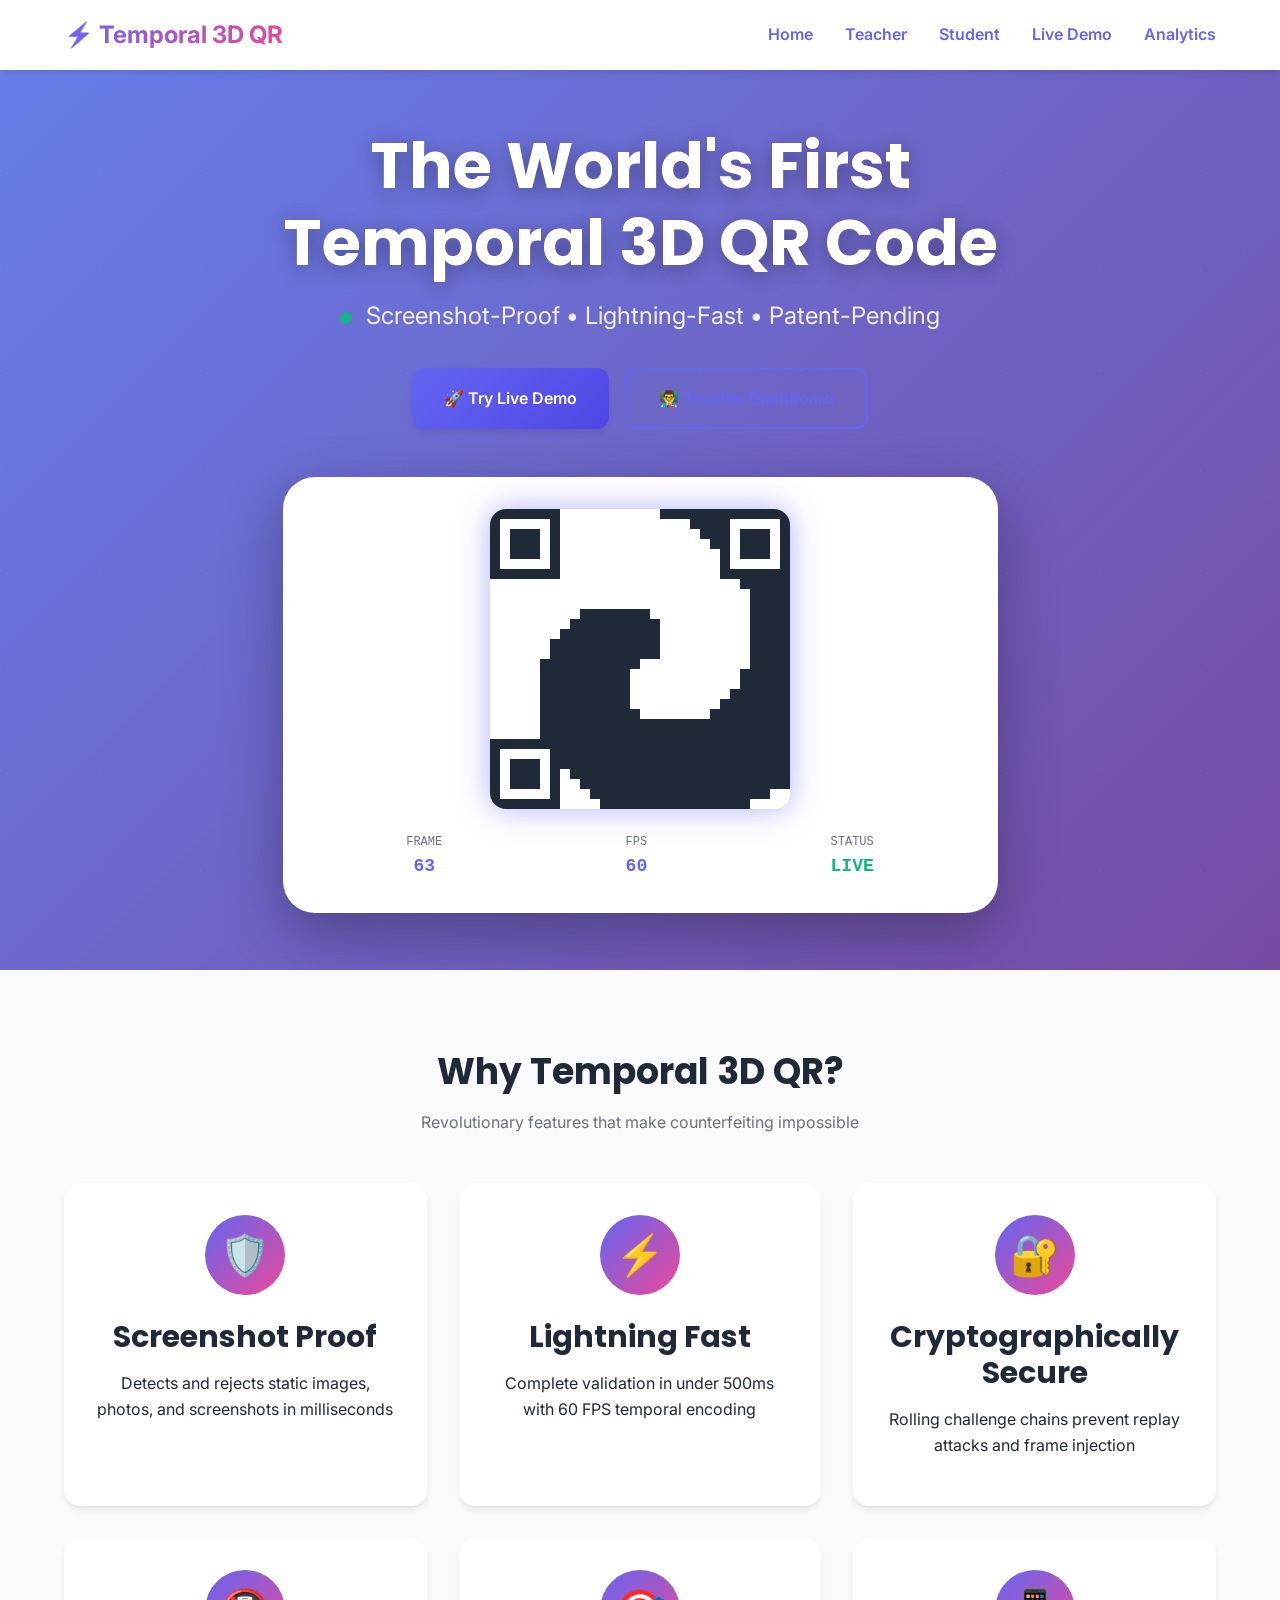
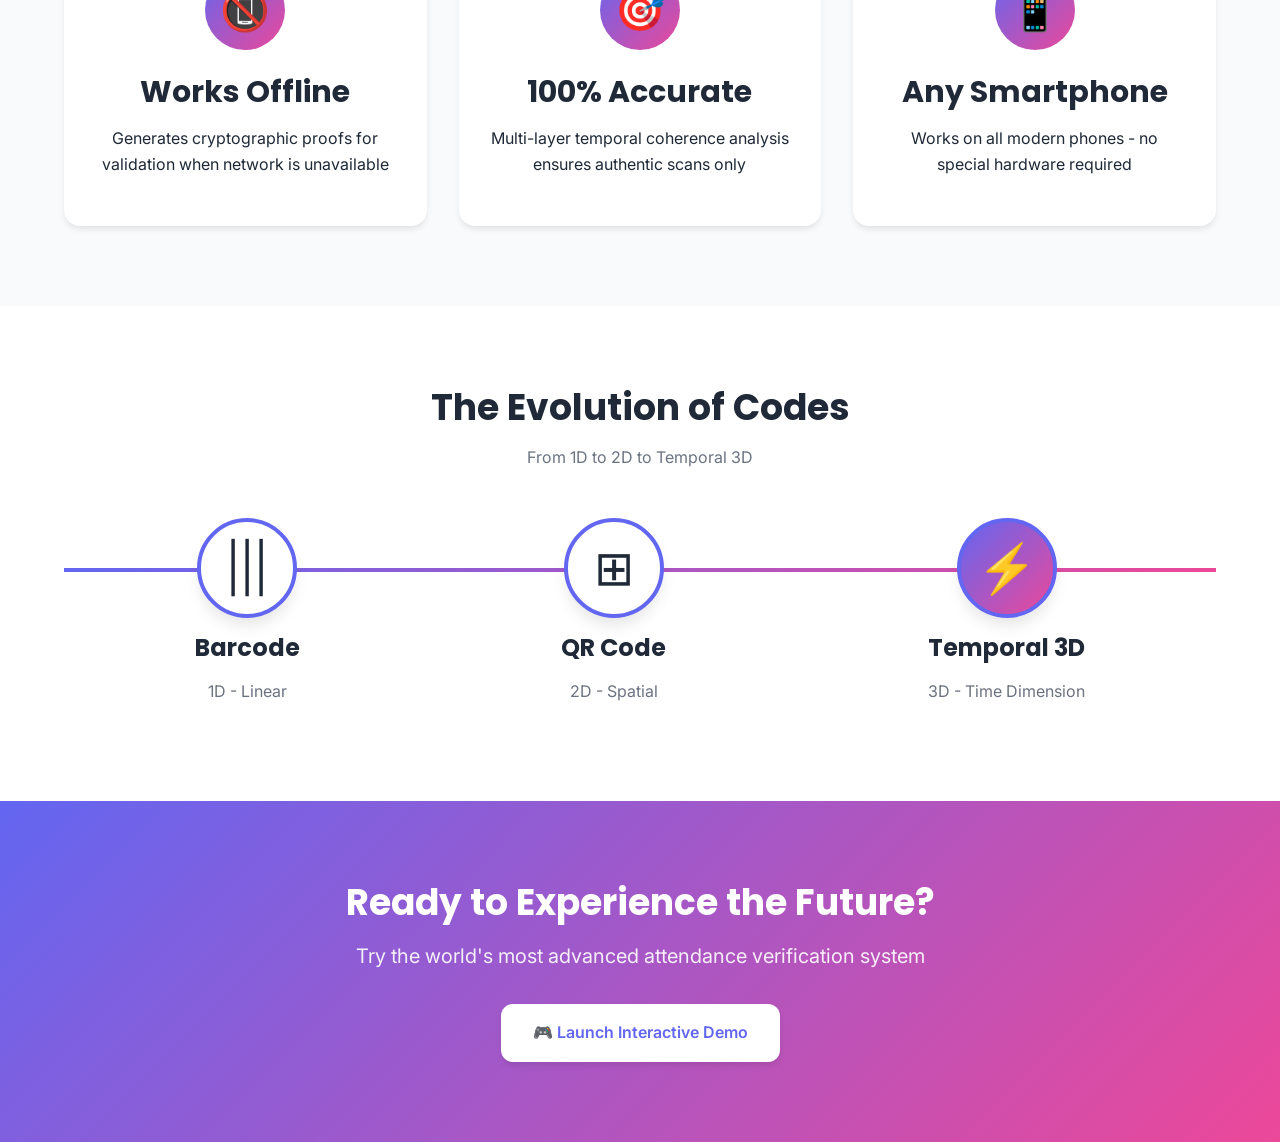
<file: temporal-3d-qr/index.html>
<!DOCTYPE html>
<html lang="en">
<head>
  <meta charset="UTF-8">
  <meta name="viewport" content="width=device-width, initial-scale=1.0">
  <title>Temporal 3D QR Code - World's First Anti-Screenshot QR System</title>

  <!-- Fonts -->
  <link href="https://fonts.googleapis.com/css2?family=Poppins:wght@400;600;700&family=Inter:wght@400;500;600&display=swap" rel="stylesheet">

  <!-- Styles -->
  <link rel="stylesheet" href="css/common.css">

  <style>
    /* Landing Page Specific Styles */
    .hero {
      min-height: 100vh;
      display: flex;
      align-items: center;
      background: linear-gradient(135deg, #667eea 0%, #764ba2 100%);
      position: relative;
      overflow: hidden;
    }

    .hero::before {
      content: '';
      position: absolute;
      top: 0;
      left: 0;
      right: 0;
      bottom: 0;
      background: url('data:image/svg+xml,<svg width="100" height="100" xmlns="http://www.w3.org/2000/svg"><rect width="1" height="1" fill="white" opacity="0.1"/></svg>');
      animation: float 20s linear infinite;
    }

    @keyframes float {
      from { transform: translateY(0); }
      to { transform: translateY(-100px); }
    }

    .hero-content {
      position: relative;
      z-index: 1;
      color: white;
      text-align: center;
    }

    .hero h1 {
      font-size: 4rem;
      margin-bottom: 1rem;
      text-shadow: 0 4px 20px rgba(0,0,0,0.3);
      animation: slideInUp 0.8s ease-out;
    }

    .hero .subtitle {
      font-size: 1.5rem;
      opacity: 0.9;
      margin-bottom: 2rem;
      animation: slideInUp 1s ease-out;
    }

    .hero-buttons {
      display: flex;
      gap: 1rem;
      justify-content: center;
      animation: slideInUp 1.2s ease-out;
    }

    .demo-qr {
      background: white;
      padding: 2rem;
      border-radius: 2rem;
      box-shadow: 0 20px 60px rgba(0,0,0,0.3);
      margin-top: 3rem;
      animation: slideInUp 1.4s ease-out;
    }

    #liveQR {
      border-radius: 1rem;
      box-shadow: 0 0 30px rgba(99, 102, 241, 0.5);
    }

    .qr-status {
      margin-top: 1rem;
      display: flex;
      justify-content: space-around;
      color: var(--text-dark);
      font-family: 'JetBrains Mono', monospace;
      font-size: 0.875rem;
    }

    .status-item {
      display: flex;
      flex-direction: column;
      align-items: center;
    }

    .status-label {
      color: var(--text-gray);
      font-size: 0.75rem;
    }

    .status-value {
      font-weight: 700;
      color: var(--primary);
      font-size: 1.125rem;
    }

    .features {
      padding: 5rem 0;
      background: var(--bg-light);
    }

    .feature-grid {
      display: grid;
      grid-template-columns: repeat(auto-fit, minmax(300px, 1fr));
      gap: 2rem;
      margin-top: 3rem;
    }

    .feature-card {
      background: white;
      padding: 2rem;
      border-radius: 1rem;
      box-shadow: var(--shadow-md);
      transition: all 0.3s ease;
      text-align: center;
    }

    .feature-card:hover {
      transform: translateY(-10px);
      box-shadow: var(--shadow-xl);
    }

    .feature-icon {
      width: 80px;
      height: 80px;
      margin: 0 auto 1.5rem;
      background: linear-gradient(135deg, var(--primary), var(--secondary));
      border-radius: 50%;
      display: flex;
      align-items: center;
      justify-content: center;
      font-size: 2.5rem;
    }

    .evolution {
      padding: 5rem 0;
      background: white;
    }

    .timeline {
      display: flex;
      justify-content: space-around;
      margin-top: 3rem;
      position: relative;
    }

    .timeline::before {
      content: '';
      position: absolute;
      top: 50px;
      left: 0;
      right: 0;
      height: 4px;
      background: linear-gradient(90deg, var(--primary), var(--secondary));
      z-index: 0;
    }

    .timeline-item {
      text-align: center;
      position: relative;
      z-index: 1;
    }

    .timeline-badge {
      width: 100px;
      height: 100px;
      background: white;
      border: 4px solid var(--primary);
      border-radius: 50%;
      margin: 0 auto 1rem;
      display: flex;
      align-items: center;
      justify-content: center;
      font-size: 3rem;
      box-shadow: var(--shadow-lg);
    }

    .timeline-item.active .timeline-badge {
      background: linear-gradient(135deg, var(--primary), var(--secondary));
      color: white;
      animation: pulse 2s infinite;
    }

    .cta-section {
      padding: 5rem 0;
      background: linear-gradient(135deg, var(--primary), var(--secondary));
      color: white;
      text-align: center;
    }

    .pulse-dot {
      display: inline-block;
      width: 12px;
      height: 12px;
      background: #10B981;
      border-radius: 50%;
      animation: pulse 2s infinite;
      margin-right: 0.5rem;
    }
  </style>
</head>
<body>

  <!-- Navigation -->
  <nav class="navbar">
    <div class="container nav-container">
      <div class="nav-logo">⚡ Temporal 3D QR</div>
      <ul class="nav-menu">
        <li><a href="index.html" class="nav-link">Home</a></li>
        <li><a href="teacher.html" class="nav-link">Teacher</a></li>
        <li><a href="student.html" class="nav-link">Student</a></li>
        <li><a href="demo.html" class="nav-link">Live Demo</a></li>
        <li><a href="analytics.html" class="nav-link">Analytics</a></li>
      </ul>
    </div>
  </nav>

  <!-- Hero Section -->
  <section class="hero">
    <div class="container hero-content">
      <h1>The World's First<br>Temporal 3D QR Code</h1>
      <p class="subtitle">
        <span class="pulse-dot"></span>
        Screenshot-Proof • Lightning-Fast • Patent-Pending
      </p>

      <div class="hero-buttons">
        <a href="demo.html" class="btn btn-primary">
          🚀 Try Live Demo
        </a>
        <a href="teacher.html" class="btn btn-outline">
          👨‍🏫 Teacher Dashboard
        </a>
      </div>

      <!-- Live QR Demo -->
      <div class="demo-qr">
        <canvas id="liveQR" width="300" height="300"></canvas>
        <div class="qr-status">
          <div class="status-item">
            <span class="status-label">FRAME</span>
            <span class="status-value" id="frameCounter">0</span>
          </div>
          <div class="status-item">
            <span class="status-label">FPS</span>
            <span class="status-value">60</span>
          </div>
          <div class="status-item">
            <span class="status-label">STATUS</span>
            <span class="status-value" style="color: #10B981;">LIVE</span>
          </div>
        </div>
      </div>
    </div>
  </section>

  <!-- Features Section -->
  <section class="features">
    <div class="container">
      <h2 class="text-center">Why Temporal 3D QR?</h2>
      <p class="text-center text-gray">Revolutionary features that make counterfeiting impossible</p>

      <div class="feature-grid">
        <div class="feature-card">
          <div class="feature-icon">🛡️</div>
          <h3>Screenshot Proof</h3>
          <p>Detects and rejects static images, photos, and screenshots in milliseconds</p>
        </div>

        <div class="feature-card">
          <div class="feature-icon">⚡</div>
          <h3>Lightning Fast</h3>
          <p>Complete validation in under 500ms with 60 FPS temporal encoding</p>
        </div>

        <div class="feature-card">
          <div class="feature-icon">🔐</div>
          <h3>Cryptographically Secure</h3>
          <p>Rolling challenge chains prevent replay attacks and frame injection</p>
        </div>

        <div class="feature-card">
          <div class="feature-icon">📵</div>
          <h3>Works Offline</h3>
          <p>Generates cryptographic proofs for validation when network is unavailable</p>
        </div>

        <div class="feature-card">
          <div class="feature-icon">🎯</div>
          <h3>100% Accurate</h3>
          <p>Multi-layer temporal coherence analysis ensures authentic scans only</p>
        </div>

        <div class="feature-card">
          <div class="feature-icon">📱</div>
          <h3>Any Smartphone</h3>
          <p>Works on all modern phones - no special hardware required</p>
        </div>
      </div>
    </div>
  </section>

  <!-- Evolution Timeline -->
  <section class="evolution">
    <div class="container">
      <h2 class="text-center">The Evolution of Codes</h2>
      <p class="text-center text-gray">From 1D to 2D to Temporal 3D</p>

      <div class="timeline">
        <div class="timeline-item">
          <div class="timeline-badge">|||</div>
          <h4>Barcode</h4>
          <p class="text-gray">1D - Linear</p>
        </div>

        <div class="timeline-item">
          <div class="timeline-badge">⊞</div>
          <h4>QR Code</h4>
          <p class="text-gray">2D - Spatial</p>
        </div>

        <div class="timeline-item active">
          <div class="timeline-badge">⚡</div>
          <h4>Temporal 3D</h4>
          <p class="text-gray">3D - Time Dimension</p>
        </div>
      </div>
    </div>
  </section>

  <!-- CTA Section -->
  <section class="cta-section">
    <div class="container">
      <h2>Ready to Experience the Future?</h2>
      <p style="font-size: 1.25rem; opacity: 0.9; margin-bottom: 2rem;">
        Try the world's most advanced attendance verification system
      </p>
      <a href="demo.html" class="btn" style="background: white; color: var(--primary);">
        🎮 Launch Interactive Demo
      </a>
    </div>
  </section>

  <!-- Simple QR Animation Script -->
  <script>
    // Simple animated QR code for landing page
    const canvas = document.getElementById('liveQR');
    const ctx = canvas.getContext('2d');
    const frameCounter = document.getElementById('frameCounter');

    let frame = 0;
    const size = 300;
    const moduleSize = 10;
    const modules = size / moduleSize;

    function generatePattern(frameNum) {
      // Create animated pattern based on frame number
      const pattern = [];
      for (let y = 0; y < modules; y++) {
        pattern[y] = [];
        for (let x = 0; x < modules; x++) {
          // Create rotating pattern
          const distance = Math.sqrt(Math.pow(x - modules/2, 2) + Math.pow(y - modules/2, 2));
          const angle = Math.atan2(y - modules/2, x - modules/2);
          const value = Math.sin(distance * 0.3 - frameNum * 0.05 + angle) > 0;
          pattern[y][x] = value;
        }
      }
      return pattern;
    }

    function drawQR() {
      const pattern = generatePattern(frame);

      // Clear canvas
      ctx.fillStyle = '#FFFFFF';
      ctx.fillRect(0, 0, size, size);

      // Draw pattern
      ctx.fillStyle = '#1F2937';
      for (let y = 0; y < modules; y++) {
        for (let x = 0; x < modules; x++) {
          if (pattern[y][x]) {
            ctx.fillRect(x * moduleSize, y * moduleSize, moduleSize, moduleSize);
          }
        }
      }

      // Draw corner markers (typical QR code)
      drawCornerMarker(0, 0);
      drawCornerMarker(size - 70, 0);
      drawCornerMarker(0, size - 70);

      frame++;
      frameCounter.textContent = frame;

      requestAnimationFrame(drawQR);
    }

    function drawCornerMarker(x, y) {
      // Outer square
      ctx.fillStyle = '#1F2937';
      ctx.fillRect(x, y, 70, 70);

      // White square
      ctx.fillStyle = '#FFFFFF';
      ctx.fillRect(x + 10, y + 10, 50, 50);

      // Inner black square
      ctx.fillStyle = '#1F2937';
      ctx.fillRect(x + 20, y + 20, 30, 30);
    }

    // Start animation
    drawQR();
  </script>

</body>
</html>
</file>
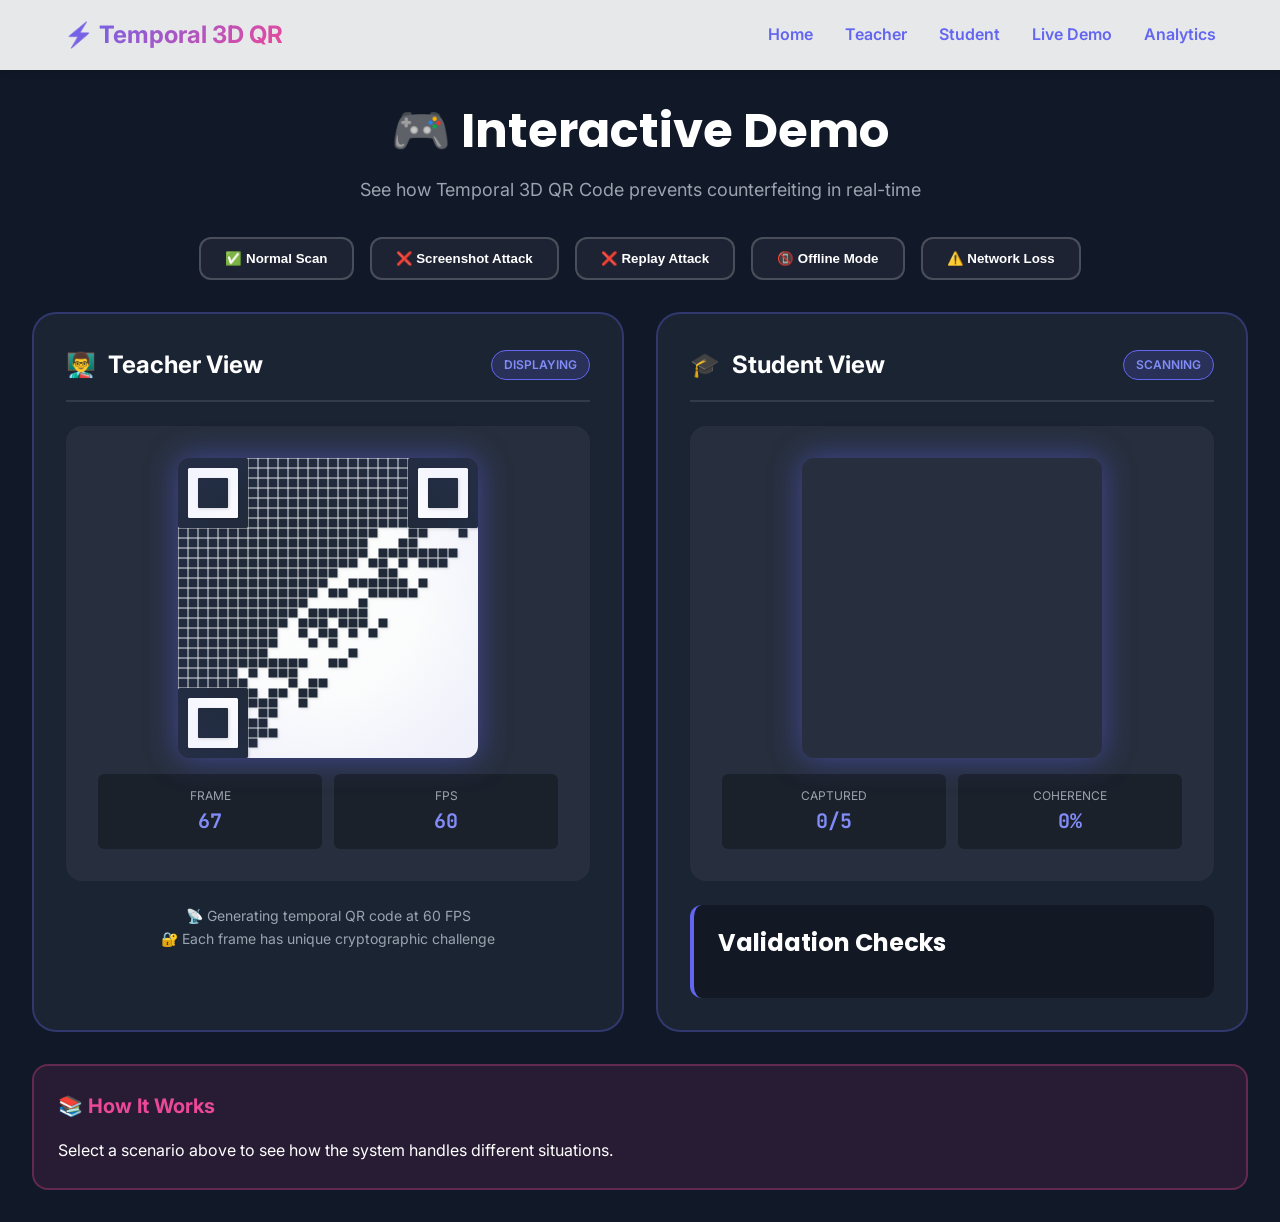
<file: temporal-3d-qr/demo.html>
<!DOCTYPE html>
<html lang="en">
<head>
  <meta charset="UTF-8">
  <meta name="viewport" content="width=device-width, initial-scale=1.0">
  <title>Live Demo - Temporal 3D QR Code</title>

  <link href="https://fonts.googleapis.com/css2?family=Poppins:wght@400;600;700&family=Inter:wght@400;500;600&family=JetBrains+Mono&display=swap" rel="stylesheet">
  <link rel="stylesheet" href="css/common.css">

  <style>
    body {
      background: #111827;
      color: white;
    }

    .demo-container {
      padding: 2rem;
      max-width: 1600px;
      margin: 0 auto;
    }

    .demo-header {
      text-align: center;
      margin-bottom: 2rem;
    }

    .scenario-selector {
      display: flex;
      gap: 1rem;
      justify-content: center;
      flex-wrap: wrap;
      margin-bottom: 2rem;
    }

    .scenario-btn {
      padding: 0.75rem 1.5rem;
      border: 2px solid rgba(255, 255, 255, 0.2);
      background: rgba(255, 255, 255, 0.05);
      color: white;
      border-radius: var(--radius-md);
      cursor: pointer;
      transition: all 0.3s;
      font-weight: 600;
    }

    .scenario-btn:hover {
      border-color: var(--primary);
      background: rgba(99, 102, 241, 0.2);
    }

    .scenario-btn.active {
      background: var(--primary);
      border-color: var(--primary);
    }

    .split-view {
      display: grid;
      grid-template-columns: 1fr 1fr;
      gap: 2rem;
      margin-bottom: 2rem;
    }

    .panel {
      background: rgba(31, 41, 55, 0.8);
      backdrop-filter: blur(10px);
      border-radius: var(--radius-xl);
      padding: 2rem;
      border: 2px solid rgba(99, 102, 241, 0.3);
    }

    .panel-header {
      display: flex;
      align-items: center;
      justify-content: space-between;
      margin-bottom: 1.5rem;
      padding-bottom: 1rem;
      border-bottom: 2px solid rgba(255, 255, 255, 0.1);
    }

    .panel-title {
      display: flex;
      align-items: center;
      gap: 0.75rem;
      font-size: 1.5rem;
      font-weight: 700;
    }

    .panel-badge {
      padding: 0.25rem 0.75rem;
      background: rgba(99, 102, 241, 0.2);
      border: 1px solid var(--primary);
      border-radius: var(--radius-full);
      font-size: 0.75rem;
      font-weight: 600;
      color: var(--primary-light);
    }

    .qr-demo-container {
      display: flex;
      flex-direction: column;
      align-items: center;
      background: rgba(255, 255, 255, 0.05);
      padding: 2rem;
      border-radius: var(--radius-lg);
      margin-bottom: 1.5rem;
    }

    #demoTeacherQR, #demoStudentQR {
      border-radius: var(--radius-md);
      box-shadow: 0 0 30px rgba(99, 102, 241, 0.5);
    }

    .demo-stats {
      display: grid;
      grid-template-columns: repeat(2, 1fr);
      gap: 0.75rem;
      margin-top: 1rem;
      width: 100%;
    }

    .demo-stat {
      background: rgba(0, 0, 0, 0.3);
      padding: 0.75rem;
      border-radius: var(--radius-sm);
      text-align: center;
    }

    .demo-stat-label {
      font-size: 0.75rem;
      color: #9CA3AF;
    }

    .demo-stat-value {
      font-size: 1.25rem;
      font-weight: 700;
      color: var(--primary-light);
      font-family: 'JetBrains Mono', monospace;
    }

    .validation-panel {
      background: rgba(0, 0, 0, 0.3);
      padding: 1.5rem;
      border-radius: var(--radius-md);
      border-left: 4px solid var(--primary);
    }

    .validation-step {
      display: flex;
      align-items: center;
      gap: 1rem;
      padding: 0.75rem;
      margin-bottom: 0.5rem;
      background: rgba(255, 255, 255, 0.05);
      border-radius: var(--radius-sm);
    }

    .validation-step.success {
      border-left: 3px solid #10B981;
    }

    .validation-step.fail {
      border-left: 3px solid #EF4444;
    }

    .validation-icon {
      font-size: 1.5rem;
    }

    .validation-text {
      flex: 1;
    }

    .validation-label {
      font-size: 0.875rem;
      font-weight: 600;
    }

    .validation-detail {
      font-size: 0.75rem;
      color: #9CA3AF;
    }

    .explanation-box {
      background: rgba(236, 72, 153, 0.1);
      border: 2px solid rgba(236, 72, 153, 0.3);
      padding: 1.5rem;
      border-radius: var(--radius-lg);
      margin-top: 2rem;
    }

    .explanation-title {
      font-size: 1.25rem;
      font-weight: 700;
      margin-bottom: 1rem;
      color: #EC4899;
    }

    .connection-line {
      position: absolute;
      top: 50%;
      left: 50%;
      width: 100px;
      height: 2px;
      background: linear-gradient(90deg, var(--primary), #10B981);
      transform: translate(-50%, -50%);
      animation: pulse 2s infinite;
    }

    @media (max-width: 1024px) {
      .split-view {
        grid-template-columns: 1fr;
      }
    }
  </style>
</head>
<body>

  <nav class="navbar">
    <div class="container nav-container">
      <div class="nav-logo">⚡ Temporal 3D QR</div>
      <ul class="nav-menu">
        <li><a href="index.html" class="nav-link">Home</a></li>
        <li><a href="teacher.html" class="nav-link">Teacher</a></li>
        <li><a href="student.html" class="nav-link">Student</a></li>
        <li><a href="demo.html" class="nav-link">Live Demo</a></li>
        <li><a href="analytics.html" class="nav-link">Analytics</a></li>
      </ul>
    </div>
  </nav>

  <div class="demo-container">
    <div class="demo-header">
      <h1>🎮 Interactive Demo</h1>
      <p style="font-size: 1.125rem; color: #9CA3AF;">
        See how Temporal 3D QR Code prevents counterfeiting in real-time
      </p>
    </div>

    <!-- Scenario Selector -->
    <div class="scenario-selector">
      <button class="scenario-btn active" onclick="loadScenario('normal')">
        ✅ Normal Scan
      </button>
      <button class="scenario-btn" onclick="loadScenario('screenshot')">
        ❌ Screenshot Attack
      </button>
      <button class="scenario-btn" onclick="loadScenario('replay')">
        ❌ Replay Attack
      </button>
      <button class="scenario-btn" onclick="loadScenario('offline')">
        📵 Offline Mode
      </button>
      <button class="scenario-btn" onclick="loadScenario('network-loss')">
        ⚠️ Network Loss
      </button>
    </div>

    <!-- Split View -->
    <div class="split-view">
      <!-- Teacher Panel -->
      <div class="panel">
        <div class="panel-header">
          <div class="panel-title">
            <span>👨‍🏫</span>
            <span>Teacher View</span>
          </div>
          <div class="panel-badge">DISPLAYING</div>
        </div>

        <div class="qr-demo-container">
          <canvas id="demoTeacherQR" width="300" height="300"></canvas>

          <div class="demo-stats">
            <div class="demo-stat">
              <div class="demo-stat-label">FRAME</div>
              <div class="demo-stat-value" id="teacherFrame">0</div>
            </div>
            <div class="demo-stat">
              <div class="demo-stat-label">FPS</div>
              <div class="demo-stat-value">60</div>
            </div>
          </div>
        </div>

        <div style="text-align: center; color: #9CA3AF; font-size: 0.875rem;">
          📡 Generating temporal QR code at 60 FPS<br>
          🔐 Each frame has unique cryptographic challenge
        </div>
      </div>

      <!-- Student Panel -->
      <div class="panel">
        <div class="panel-header">
          <div class="panel-title">
            <span>🎓</span>
            <span>Student View</span>
          </div>
          <div class="panel-badge" id="studentBadge">SCANNING</div>
        </div>

        <div class="qr-demo-container">
          <canvas id="demoStudentQR" width="300" height="300"></canvas>

          <div class="demo-stats">
            <div class="demo-stat">
              <div class="demo-stat-label">CAPTURED</div>
              <div class="demo-stat-value" id="capturedFrames">0/5</div>
            </div>
            <div class="demo-stat">
              <div class="demo-stat-label">COHERENCE</div>
              <div class="demo-stat-value" id="coherenceValue">0%</div>
            </div>
          </div>
        </div>

        <!-- Validation Results -->
        <div class="validation-panel">
          <h4 style="margin-bottom: 1rem;">Validation Checks</h4>
          <div id="validationSteps">
            <!-- Will be populated by JavaScript -->
          </div>
        </div>
      </div>
    </div>

    <!-- Explanation Box -->
    <div class="explanation-box" id="explanationBox">
      <div class="explanation-title">📚 How It Works</div>
      <div id="explanationText">
        Select a scenario above to see how the system handles different situations.
      </div>
    </div>
  </div>

  <script src="lib/qrcode.min.js"></script>
  <script src="js/utils/simple-qr.js"></script>
  <script src="js/core/qr-generator.js"></script>

  <script>
    // State
    let teacherGenerator = null;
    let currentScenario = 'normal';
    let simulatedFrames = [];
    let isSimulating = false;

    // UI Elements
    const teacherCanvas = document.getElementById('demoTeacherQR');
    const studentCanvas = document.getElementById('demoStudentQR');
    const teacherFrameEl = document.getElementById('teacherFrame');
    const capturedFramesEl = document.getElementById('capturedFrames');
    const coherenceValueEl = document.getElementById('coherenceValue');
    const studentBadgeEl = document.getElementById('studentBadge');
    const validationStepsEl = document.getElementById('validationSteps');
    const explanationTextEl = document.getElementById('explanationText');

    // Scenarios
    const scenarios = {
      normal: {
        title: '✅ Normal Successful Scan',
        badge: 'SCANNING',
        explanation: `
          <strong>Normal Scan Flow:</strong><br><br>
          1️⃣ Teacher's screen displays animated QR code (60 FPS)<br>
          2️⃣ Student scans and captures 5 sequential frames<br>
          3️⃣ System validates temporal coherence:<br>
          &nbsp;&nbsp;&nbsp;✓ Timestamps are increasing<br>
          &nbsp;&nbsp;&nbsp;✓ Frame numbers are sequential<br>
          &nbsp;&nbsp;&nbsp;✓ Cryptographic chain is valid<br>
          &nbsp;&nbsp;&nbsp;✓ All frames are unique<br>
          4️⃣ Attendance marked successfully ✅
        `,
        validation: [
          { check: 'Timestamp Progression', result: 'success', detail: 'All timestamps increasing' },
          { check: 'Frame Sequence', result: 'success', detail: 'Frames 142, 143, 144, 145, 146' },
          { check: 'Cryptographic Chain', result: 'success', detail: 'Valid hash linkage' },
          { check: 'Frame Uniqueness', result: 'success', detail: '5 unique images detected' },
          { check: 'Time Window', result: 'success', detail: 'Captured within 300ms' }
        ]
      },

      screenshot: {
        title: '❌ Screenshot Attack Detected',
        badge: 'BLOCKED',
        explanation: `
          <strong>Why Screenshots Fail:</strong><br><br>
          🚫 Student takes a screenshot of the QR code<br>
          🚫 Tries to scan the static image<br>
          🚫 System detects:<br>
          &nbsp;&nbsp;&nbsp;✗ All frames have IDENTICAL timestamps<br>
          &nbsp;&nbsp;&nbsp;✗ No temporal progression<br>
          &nbsp;&nbsp;&nbsp;✗ Same image hash for all captures<br>
          ❌ Scan REJECTED - Screenshot detected!<br><br>
          <strong>This is impossible to fake</strong> because a photo is frozen in time.
        `,
        validation: [
          { check: 'Timestamp Progression', result: 'fail', detail: 'All timestamps identical' },
          { check: 'Frame Sequence', result: 'fail', detail: 'Same frame number (142)' },
          { check: 'Cryptographic Chain', result: 'fail', detail: 'No progression detected' },
          { check: 'Frame Uniqueness', result: 'fail', detail: 'All 5 images identical' },
          { check: 'Screenshot Detection', result: 'fail', detail: 'STATIC IMAGE DETECTED' }
        ]
      },

      replay: {
        title: '❌ Replay Attack Blocked',
        badge: 'BLOCKED',
        explanation: `
          <strong>Why Old Recordings Fail:</strong><br><br>
          🚫 Student uses video recorded earlier<br>
          🚫 Tries to scan from the recording<br>
          🚫 System detects:<br>
          &nbsp;&nbsp;&nbsp;✗ Timestamps are TOO OLD<br>
          &nbsp;&nbsp;&nbsp;✗ Challenges already used<br>
          &nbsp;&nbsp;&nbsp;✗ Outside valid time window<br>
          ❌ Scan REJECTED - Replay attack detected!<br><br>
          <strong>Protection:</strong> All scans must be within 2-second window.
        `,
        validation: [
          { check: 'Timestamp Age', result: 'fail', detail: 'Timestamps 25 seconds old' },
          { check: 'Time Window', result: 'fail', detail: 'Outside valid 2s window' },
          { check: 'Challenge Reuse', result: 'fail', detail: 'Challenges already seen' },
          { check: 'Frame Sequence', result: 'success', detail: 'Sequential (but old)' },
          { check: 'Replay Detection', result: 'fail', detail: 'OLD RECORDING DETECTED' }
        ]
      },

      offline: {
        title: '📵 Offline Mode Success',
        badge: 'OFFLINE',
        explanation: `
          <strong>Offline Attendance Flow:</strong><br><br>
          1️⃣ Student has no internet connection<br>
          2️⃣ Scans QR code normally<br>
          3️⃣ Phone validates frames locally<br>
          4️⃣ Generates cryptographic proof:<br>
          &nbsp;&nbsp;&nbsp;🔐 Multi-factor signature<br>
          &nbsp;&nbsp;&nbsp;🔐 Device attestation<br>
          &nbsp;&nbsp;&nbsp;🔐 Hardware-backed proof<br>
          5️⃣ Proof stored securely (encrypted)<br>
          6️⃣ Auto-syncs when connection restored<br>
          7️⃣ Server validates proof ✅<br><br>
          <strong>Same security</strong> as online mode!
        `,
        validation: [
          { check: 'Local Validation', result: 'success', detail: 'Temporal coherence verified' },
          { check: 'Proof Generation', result: 'success', detail: 'Cryptographic proof created' },
          { check: 'Device Signature', result: 'success', detail: 'Valid device credentials' },
          { check: 'Secure Storage', result: 'success', detail: 'Encrypted proof stored' },
          { check: 'Sync Queue', result: 'success', detail: 'Queued for sync (1 pending)' }
        ]
      },

      'network-loss': {
        title: '⚠️ Network Loss Handled',
        badge: 'RECOVERING',
        explanation: `
          <strong>Seamless Network Handling:</strong><br><br>
          1️⃣ Scan starts in ONLINE mode<br>
          2️⃣ Network drops mid-capture<br>
          3️⃣ System auto-detects disconnection<br>
          4️⃣ Switches to OFFLINE mode automatically<br>
          5️⃣ Completes scan using local validation<br>
          6️⃣ Generates offline proof<br>
          7️⃣ Syncs when network restored<br><br>
          <strong>Zero interruption</strong> - user doesn't even notice!
        `,
        validation: [
          { check: 'Initial Connection', result: 'success', detail: 'Online mode started' },
          { check: 'Network Detection', result: 'success', detail: 'Disconnection detected' },
          { check: 'Auto-Fallback', result: 'success', detail: 'Switched to offline mode' },
          { check: 'Scan Completion', result: 'success', detail: 'Completed offline' },
          { check: 'Resilience Score', result: 'success', detail: '100% - No data lost' }
        ]
      }
    };

    // Initialize
    function init() {
      // Start teacher QR generator
      teacherGenerator = new TemporalQRGenerator({
        fps: 60,
        size: 300,
        pattern: 'rotation',
        onFrame: renderTeacherFrame
      });

      teacherGenerator.start();

      // Auto-start student simulation
      loadScenario('normal');
    }

    // Render teacher frame
    function renderTeacherFrame(frameData, qrText) {
      teacherFrameEl.textContent = frameData.f;

      QRCode.toCanvas(teacherCanvas, qrText, {
        width: 300,
        margin: 1,
        color: {
          dark: '#1F2937',
          light: '#FFFFFF'
        }
      });
    }

    // Load scenario
    function loadScenario(scenario) {
      currentScenario = scenario;
      const config = scenarios[scenario];

      // Update UI
      document.querySelectorAll('.scenario-btn').forEach(btn => {
        btn.classList.remove('active');
      });
      event.target.classList.add('active');

      studentBadgeEl.textContent = config.badge;
      explanationTextEl.innerHTML = config.explanation;

      // Reset
      simulatedFrames = [];
      updateValidationSteps(config.validation);

      // Start simulation
      simulateScenario(scenario);
    }

    // Simulate scenario
    function simulateScenario(scenario) {
      let frameCount = 0;
      const maxFrames = 5;

      const interval = setInterval(() => {
        if (frameCount >= maxFrames) {
          clearInterval(interval);
          finishSimulation(scenario);
          return;
        }

        // Capture frame based on scenario
        let frame;
        if (scenario === 'screenshot') {
          // All frames identical (screenshot)
          frame = simulatedFrames[0] || { t: Date.now(), f: 142, c: 'ABC123' };
        } else if (scenario === 'replay') {
          // Old timestamps
          frame = { t: Date.now() - 25000, f: 142 + frameCount, c: 'OLD' + frameCount };
        } else {
          // Normal progression
          frame = { t: Date.now(), f: 142 + frameCount, c: 'CHAL' + frameCount };
        }

        simulatedFrames.push(frame);
        frameCount++;

        // Update UI
        capturedFramesEl.textContent = `${frameCount}/5`;

        // Show captured frame (copy teacher QR for demo)
        const ctx = studentCanvas.getContext('2d');
        ctx.drawImage(teacherCanvas, 0, 0);

        // Update coherence (fake calculation)
        const coherence = scenario === 'screenshot' || scenario === 'replay' ? 0 : (frameCount / maxFrames) * 100;
        coherenceValueEl.textContent = Math.round(coherence) + '%';

      }, 200); // Capture every 200ms
    }

    // Finish simulation
    function finishSimulation(scenario) {
      const config = scenarios[scenario];

      setTimeout(() => {
        // Show final validation
        updateValidationSteps(config.validation);

        // Show result
        if (scenario === 'normal' || scenario === 'offline' || scenario === 'network-loss') {
          studentBadgeEl.textContent = '✅ SUCCESS';
          studentBadgeEl.style.background = 'rgba(16, 185, 129, 0.2)';
          studentBadgeEl.style.borderColor = '#10B981';
        } else {
          studentBadgeEl.textContent = '❌ BLOCKED';
          studentBadgeEl.style.background = 'rgba(239, 68, 68, 0.2)';
          studentBadgeEl.style.borderColor = '#EF4444';
        }
      }, 500);
    }

    // Update validation steps
    function updateValidationSteps(steps) {
      validationStepsEl.innerHTML = steps.map(step => `
        <div class="validation-step ${step.result}">
          <div class="validation-icon">${step.result === 'success' ? '✅' : '❌'}</div>
          <div class="validation-text">
            <div class="validation-label">${step.check}</div>
            <div class="validation-detail">${step.detail}</div>
          </div>
        </div>
      `).join('');
    }

    // Initialize on load
    window.addEventListener('load', init);
  </script>

</body>
</html>
</file>
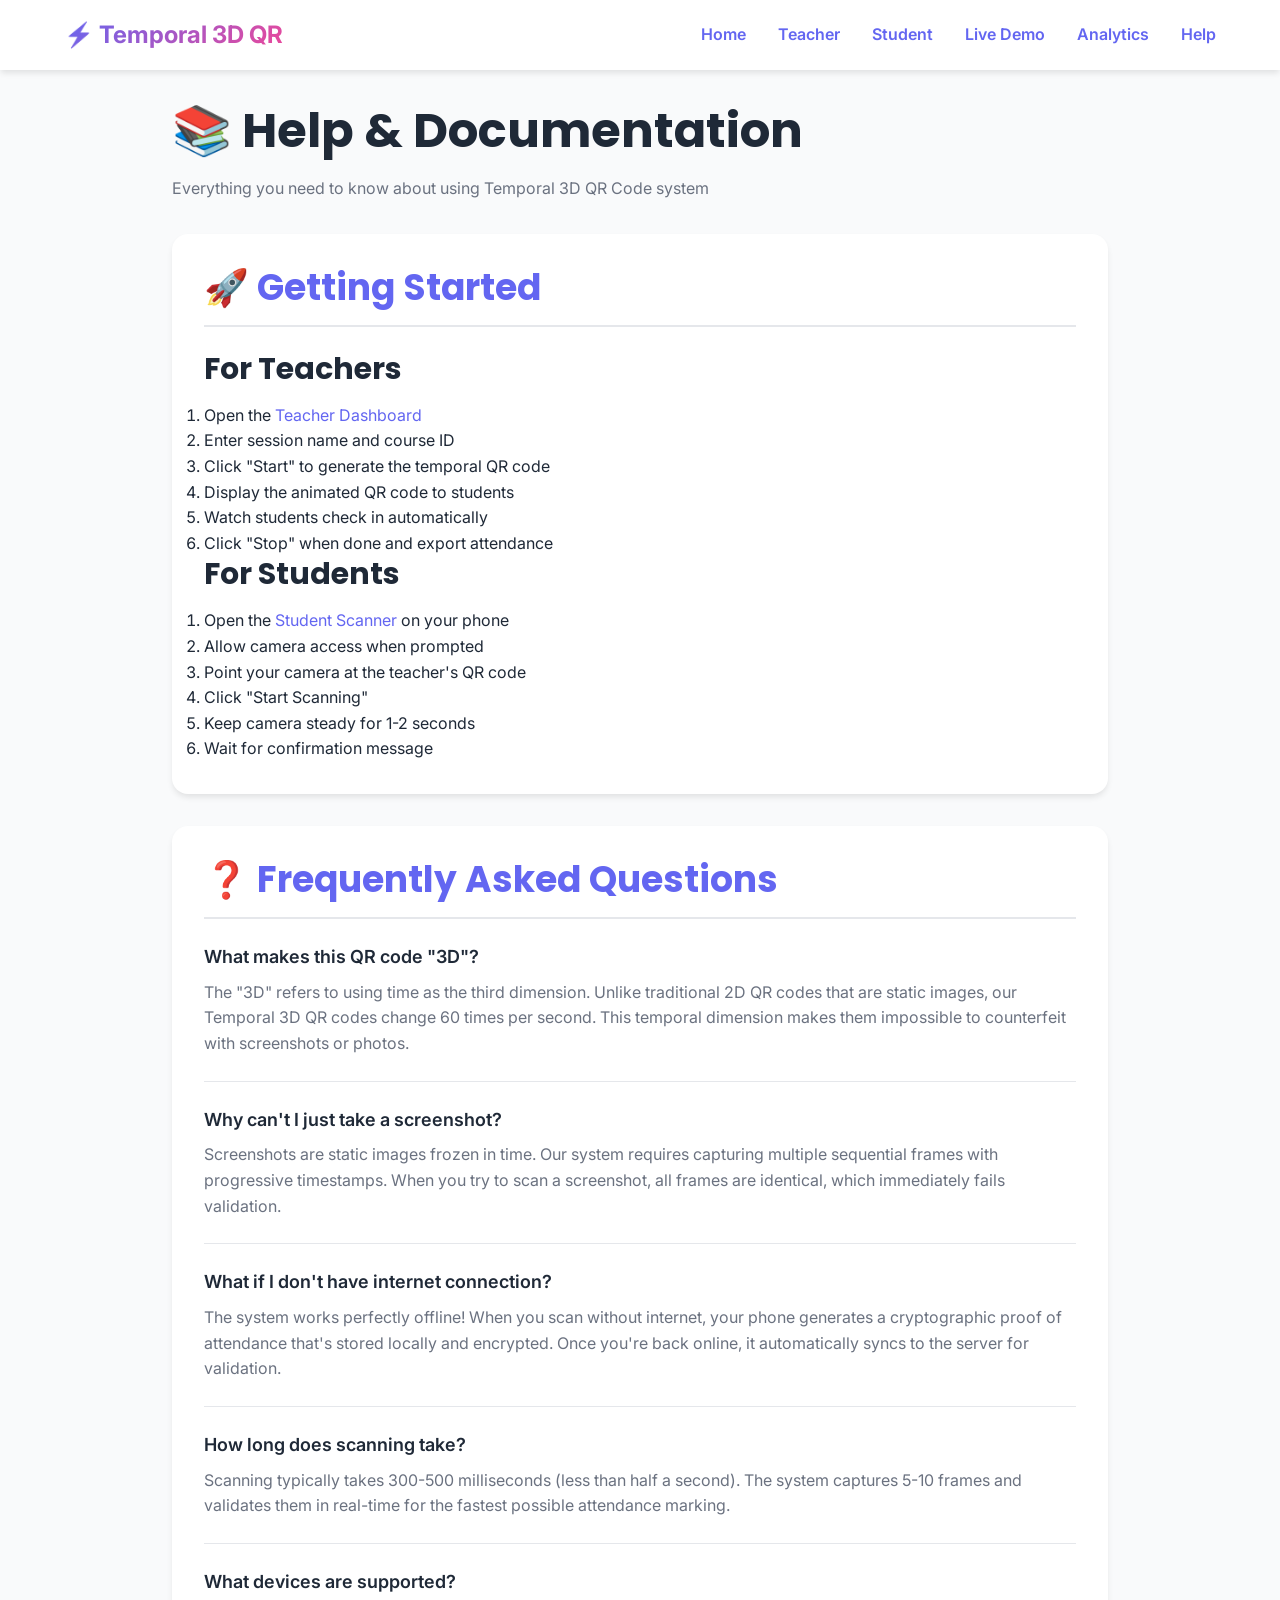
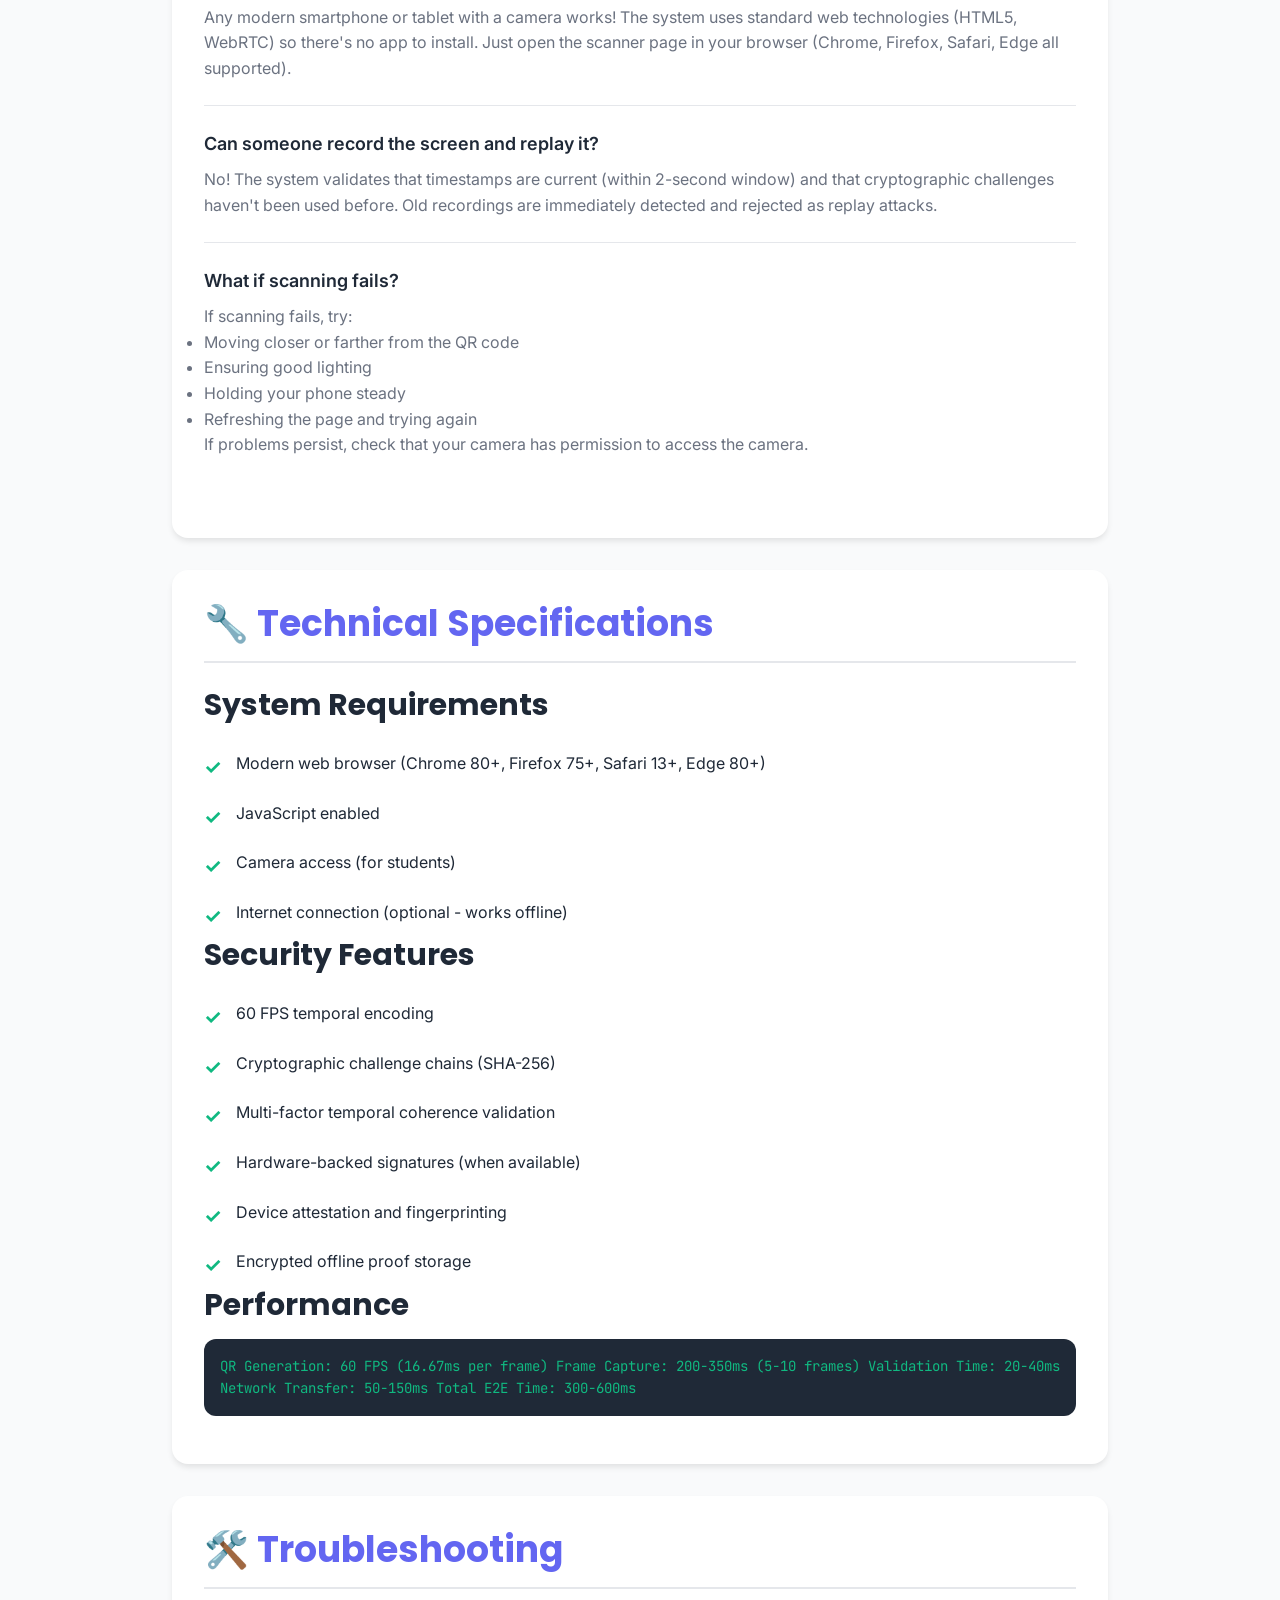
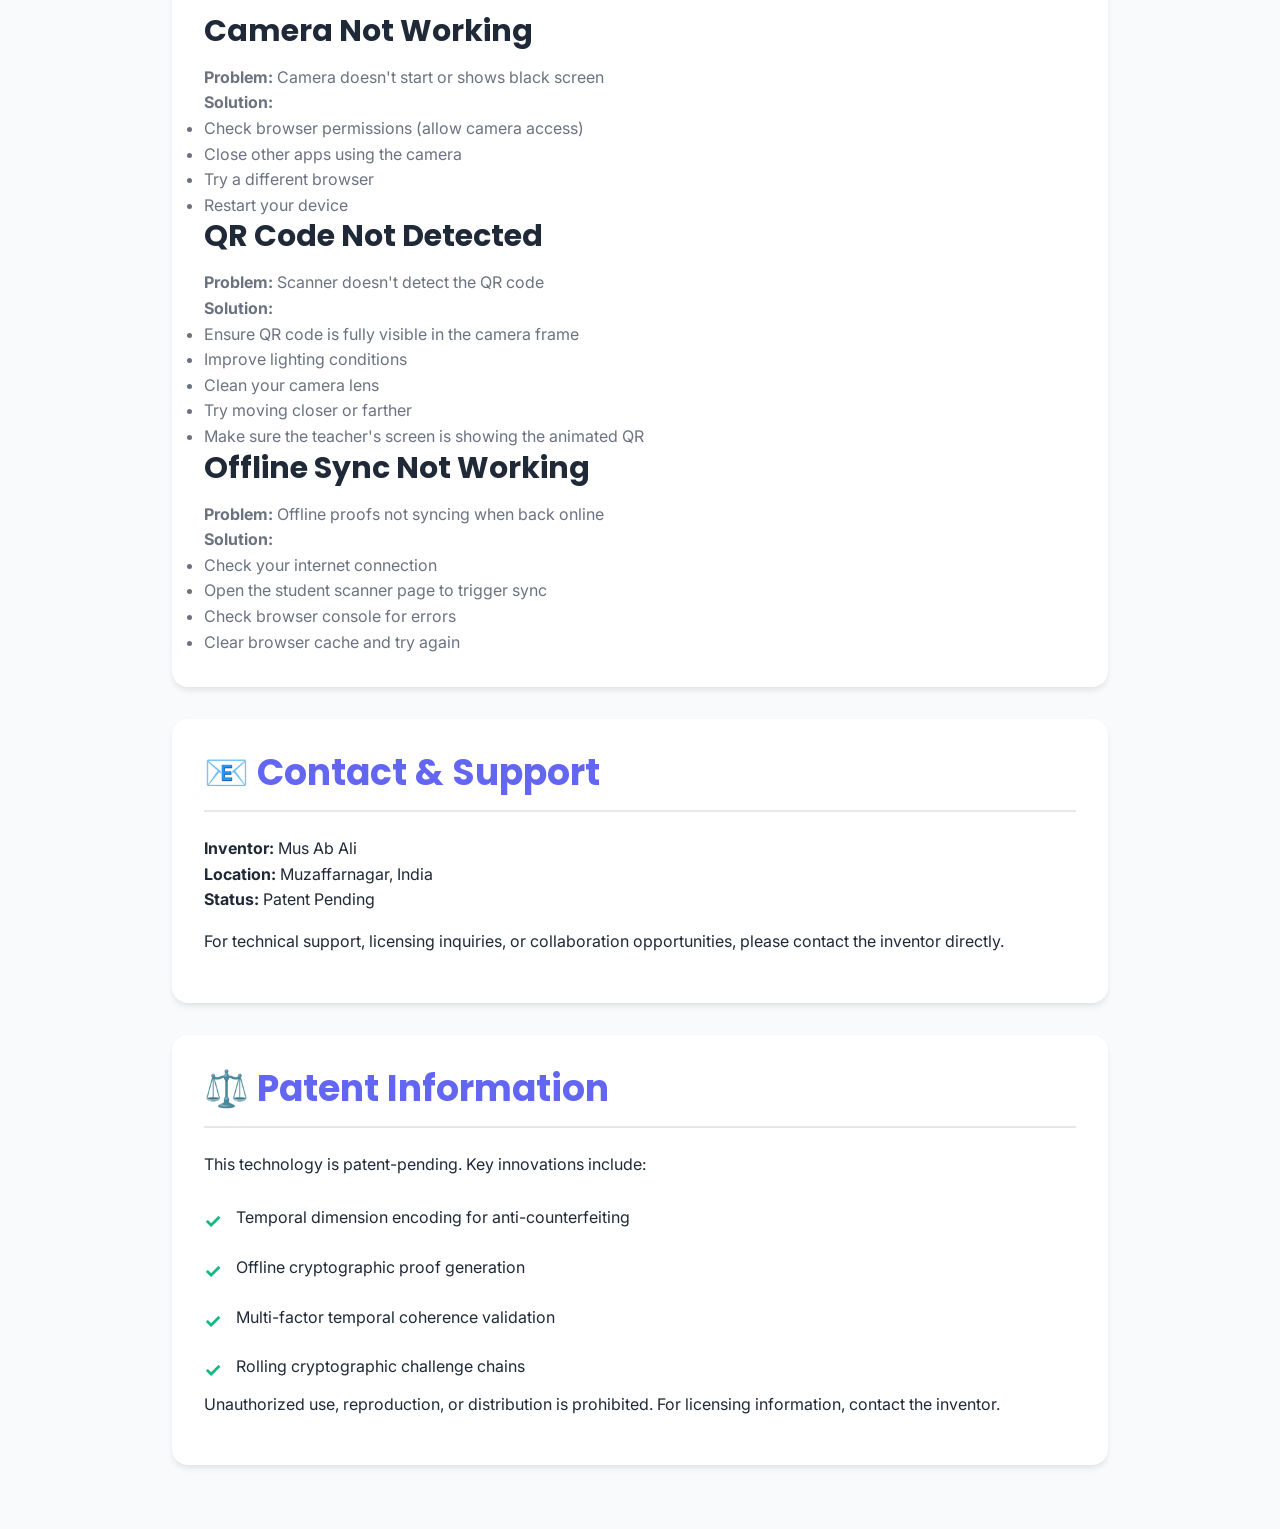
<file: temporal-3d-qr/help.html>
<!DOCTYPE html>
<html lang="en">
<head>
  <meta charset="UTF-8">
  <meta name="viewport" content="width=device-width, initial-scale=1.0">
  <title>Help & Documentation - Temporal 3D QR Code</title>

  <link href="https://fonts.googleapis.com/css2?family=Poppins:wght@400;600;700&family=Inter:wght@400;500;600&family=JetBrains+Mono&display=swap" rel="stylesheet">
  <link rel="stylesheet" href="css/common.css">

  <style>
    .help-container {
      max-width: 1000px;
      margin: 0 auto;
      padding: 2rem;
    }

    .help-section {
      background: white;
      padding: 2rem;
      border-radius: var(--radius-lg);
      box-shadow: var(--shadow-md);
      margin-bottom: 2rem;
    }

    .help-section h2 {
      color: var(--primary);
      border-bottom: 2px solid var(--border);
      padding-bottom: 1rem;
      margin-bottom: 1.5rem;
    }

    .faq-item {
      margin-bottom: 1.5rem;
      padding-bottom: 1.5rem;
      border-bottom: 1px solid var(--border);
    }

    .faq-item:last-child {
      border-bottom: none;
    }

    .faq-question {
      font-weight: 600;
      font-size: 1.125rem;
      color: var(--text-dark);
      margin-bottom: 0.5rem;
    }

    .faq-answer {
      color: var(--text-gray);
      line-height: 1.6;
    }

    .code-block {
      background: #1F2937;
      color: #10B981;
      padding: 1rem;
      border-radius: var(--radius-md);
      font-family: 'JetBrains Mono', monospace;
      font-size: 0.875rem;
      overflow-x: auto;
      margin: 1rem 0;
    }

    .feature-list {
      list-style: none;
      padding: 0;
    }

    .feature-list li {
      padding: 0.75rem 0;
      padding-left: 2rem;
      position: relative;
    }

    .feature-list li::before {
      content: '✓';
      position: absolute;
      left: 0;
      color: var(--success);
      font-weight: 700;
      font-size: 1.25rem;
    }
  </style>
</head>
<body>

  <nav class="navbar">
    <div class="container nav-container">
      <div class="nav-logo">⚡ Temporal 3D QR</div>
      <ul class="nav-menu">
        <li><a href="index.html" class="nav-link">Home</a></li>
        <li><a href="teacher.html" class="nav-link">Teacher</a></li>
        <li><a href="student.html" class="nav-link">Student</a></li>
        <li><a href="demo.html" class="nav-link">Live Demo</a></li>
        <li><a href="analytics.html" class="nav-link">Analytics</a></li>
        <li><a href="help.html" class="nav-link">Help</a></li>
      </ul>
    </div>
  </nav>

  <div class="help-container">
    <h1>📚 Help & Documentation</h1>
    <p style="color: var(--text-gray); margin-bottom: 2rem;">
      Everything you need to know about using Temporal 3D QR Code system
    </p>

    <!-- Getting Started -->
    <div class="help-section">
      <h2>🚀 Getting Started</h2>

      <h3>For Teachers</h3>
      <ol>
        <li>Open the <a href="teacher.html">Teacher Dashboard</a></li>
        <li>Enter session name and course ID</li>
        <li>Click "Start" to generate the temporal QR code</li>
        <li>Display the animated QR code to students</li>
        <li>Watch students check in automatically</li>
        <li>Click "Stop" when done and export attendance</li>
      </ol>

      <h3>For Students</h3>
      <ol>
        <li>Open the <a href="student.html">Student Scanner</a> on your phone</li>
        <li>Allow camera access when prompted</li>
        <li>Point your camera at the teacher's QR code</li>
        <li>Click "Start Scanning"</li>
        <li>Keep camera steady for 1-2 seconds</li>
        <li>Wait for confirmation message</li>
      </ol>
    </div>

    <!-- FAQ -->
    <div class="help-section">
      <h2>❓ Frequently Asked Questions</h2>

      <div class="faq-item">
        <div class="faq-question">What makes this QR code "3D"?</div>
        <div class="faq-answer">
          The "3D" refers to using time as the third dimension. Unlike traditional 2D QR codes that are static images, our Temporal 3D QR codes change 60 times per second. This temporal dimension makes them impossible to counterfeit with screenshots or photos.
        </div>
      </div>

      <div class="faq-item">
        <div class="faq-question">Why can't I just take a screenshot?</div>
        <div class="faq-answer">
          Screenshots are static images frozen in time. Our system requires capturing multiple sequential frames with progressive timestamps. When you try to scan a screenshot, all frames are identical, which immediately fails validation.
        </div>
      </div>

      <div class="faq-item">
        <div class="faq-question">What if I don't have internet connection?</div>
        <div class="faq-answer">
          The system works perfectly offline! When you scan without internet, your phone generates a cryptographic proof of attendance that's stored locally and encrypted. Once you're back online, it automatically syncs to the server for validation.
        </div>
      </div>

      <div class="faq-item">
        <div class="faq-question">How long does scanning take?</div>
        <div class="faq-answer">
          Scanning typically takes 300-500 milliseconds (less than half a second). The system captures 5-10 frames and validates them in real-time for the fastest possible attendance marking.
        </div>
      </div>

      <div class="faq-item">
        <div class="faq-question">What devices are supported?</div>
        <div class="faq-answer">
          Any modern smartphone or tablet with a camera works! The system uses standard web technologies (HTML5, WebRTC) so there's no app to install. Just open the scanner page in your browser (Chrome, Firefox, Safari, Edge all supported).
        </div>
      </div>

      <div class="faq-item">
        <div class="faq-question">Can someone record the screen and replay it?</div>
        <div class="faq-answer">
          No! The system validates that timestamps are current (within 2-second window) and that cryptographic challenges haven't been used before. Old recordings are immediately detected and rejected as replay attacks.
        </div>
      </div>

      <div class="faq-item">
        <div class="faq-question">What if scanning fails?</div>
        <div class="faq-answer">
          If scanning fails, try:
          <ul>
            <li>Moving closer or farther from the QR code</li>
            <li>Ensuring good lighting</li>
            <li>Holding your phone steady</li>
            <li>Refreshing the page and trying again</li>
          </ul>
          If problems persist, check that your camera has permission to access the camera.
        </div>
      </div>
    </div>

    <!-- Technical Specifications -->
    <div class="help-section">
      <h2>🔧 Technical Specifications</h2>

      <h3>System Requirements</h3>
      <ul class="feature-list">
        <li>Modern web browser (Chrome 80+, Firefox 75+, Safari 13+, Edge 80+)</li>
        <li>JavaScript enabled</li>
        <li>Camera access (for students)</li>
        <li>Internet connection (optional - works offline)</li>
      </ul>

      <h3>Security Features</h3>
      <ul class="feature-list">
        <li>60 FPS temporal encoding</li>
        <li>Cryptographic challenge chains (SHA-256)</li>
        <li>Multi-factor temporal coherence validation</li>
        <li>Hardware-backed signatures (when available)</li>
        <li>Device attestation and fingerprinting</li>
        <li>Encrypted offline proof storage</li>
      </ul>

      <h3>Performance</h3>
      <div class="code-block">
QR Generation:     60 FPS (16.67ms per frame)
Frame Capture:     200-350ms (5-10 frames)
Validation Time:   20-40ms
Network Transfer:  50-150ms
Total E2E Time:    300-600ms
      </div>
    </div>

    <!-- Troubleshooting -->
    <div class="help-section">
      <h2>🛠️ Troubleshooting</h2>

      <h3>Camera Not Working</h3>
      <div class="faq-answer">
        <strong>Problem:</strong> Camera doesn't start or shows black screen<br>
        <strong>Solution:</strong>
        <ul>
          <li>Check browser permissions (allow camera access)</li>
          <li>Close other apps using the camera</li>
          <li>Try a different browser</li>
          <li>Restart your device</li>
        </ul>
      </div>

      <h3>QR Code Not Detected</h3>
      <div class="faq-answer">
        <strong>Problem:</strong> Scanner doesn't detect the QR code<br>
        <strong>Solution:</strong>
        <ul>
          <li>Ensure QR code is fully visible in the camera frame</li>
          <li>Improve lighting conditions</li>
          <li>Clean your camera lens</li>
          <li>Try moving closer or farther</li>
          <li>Make sure the teacher's screen is showing the animated QR</li>
        </ul>
      </div>

      <h3>Offline Sync Not Working</h3>
      <div class="faq-answer">
        <strong>Problem:</strong> Offline proofs not syncing when back online<br>
        <strong>Solution:</strong>
        <ul>
          <li>Check your internet connection</li>
          <li>Open the student scanner page to trigger sync</li>
          <li>Check browser console for errors</li>
          <li>Clear browser cache and try again</li>
        </ul>
      </div>
    </div>

    <!-- Contact -->
    <div class="help-section">
      <h2>📧 Contact & Support</h2>
      <p>
        <strong>Inventor:</strong> Mus Ab Ali<br>
        <strong>Location:</strong> Muzaffarnagar, India<br>
        <strong>Status:</strong> Patent Pending
      </p>
      <p>
        For technical support, licensing inquiries, or collaboration opportunities,
        please contact the inventor directly.
      </p>
    </div>

    <!-- Patent Information -->
    <div class="help-section">
      <h2>⚖️ Patent Information</h2>
      <p>
        This technology is patent-pending. Key innovations include:
      </p>
      <ul class="feature-list">
        <li>Temporal dimension encoding for anti-counterfeiting</li>
        <li>Offline cryptographic proof generation</li>
        <li>Multi-factor temporal coherence validation</li>
        <li>Rolling cryptographic challenge chains</li>
      </ul>
      <p>
        Unauthorized use, reproduction, or distribution is prohibited.
        For licensing information, contact the inventor.
      </p>
    </div>
  </div>

</body>
</html>
</file>
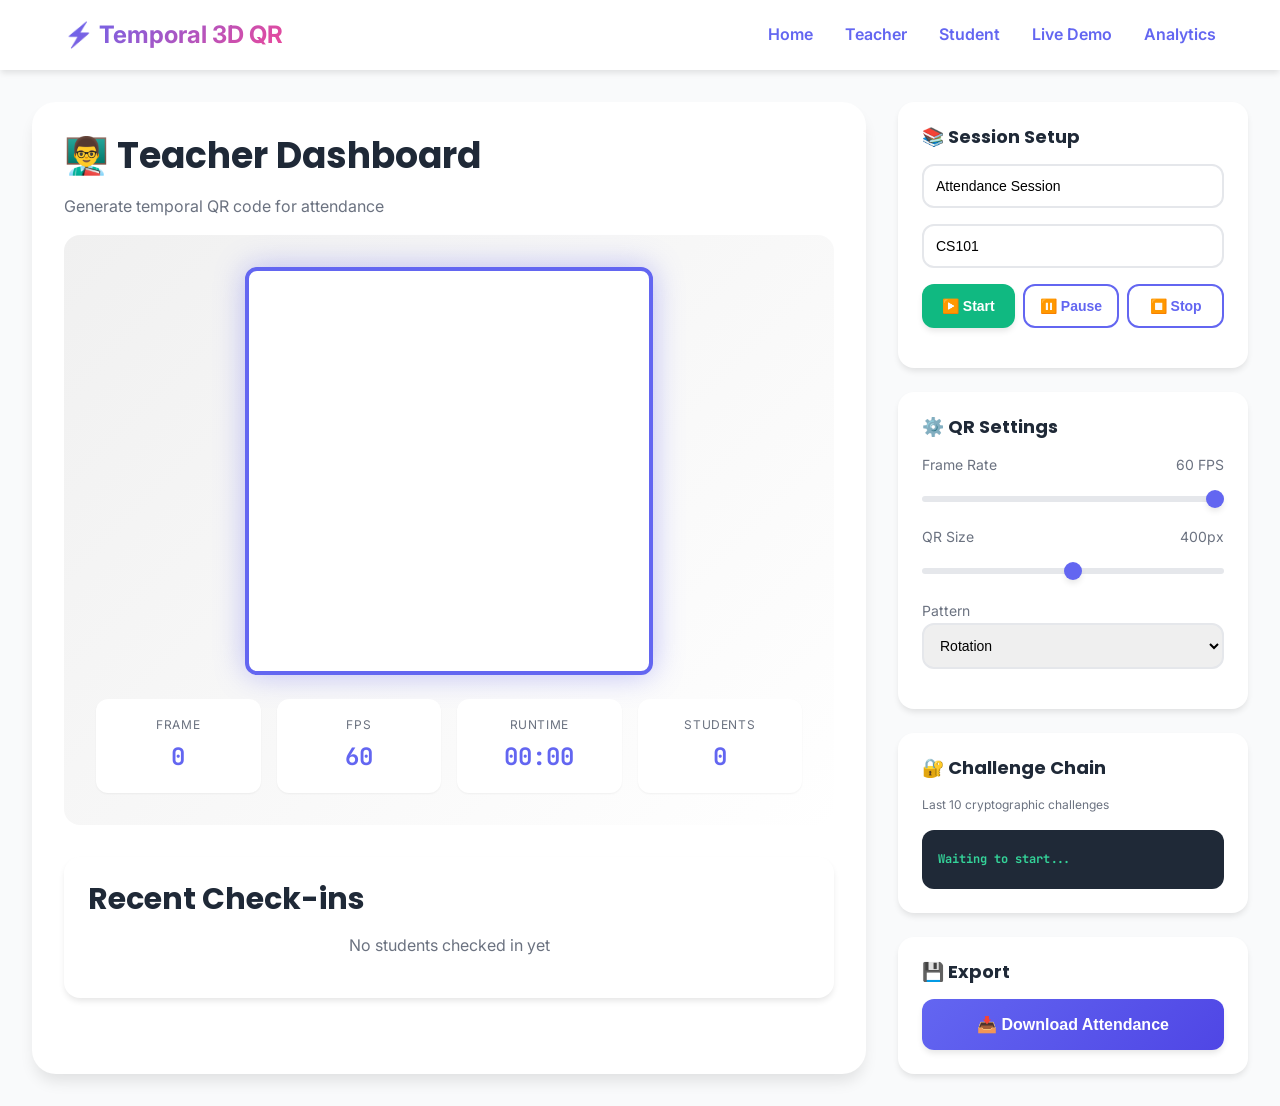
<file: temporal-3d-qr/teacher.html>
<!DOCTYPE html>
<html lang="en">
<head>
  <meta charset="UTF-8">
  <meta name="viewport" content="width=device-width, initial-scale=1.0">
  <title>Teacher Dashboard - Temporal 3D QR Code</title>

  <!-- Fonts -->
  <link href="https://fonts.googleapis.com/css2?family=Poppins:wght@400;600;700&family=Inter:wght@400;500;600&family=JetBrains+Mono&display=swap" rel="stylesheet">

  <!-- Styles -->
  <link rel="stylesheet" href="css/common.css">

  <style>
    body {
      background: var(--bg-light);
    }

    .dashboard {
      display: grid;
      grid-template-columns: 1fr 350px;
      gap: 2rem;
      padding: 2rem;
      max-width: 1400px;
      margin: 0 auto;
    }

    .main-panel {
      background: white;
      border-radius: var(--radius-xl);
      padding: 2rem;
      box-shadow: var(--shadow-lg);
    }

    .qr-display {
      display: flex;
      flex-direction: column;
      align-items: center;
      padding: 2rem;
      background: linear-gradient(135deg, #f0f0f0 0%, #ffffff 100%);
      border-radius: var(--radius-lg);
      margin-bottom: 2rem;
    }

    #teacherQR {
      border: 4px solid var(--primary);
      border-radius: var(--radius-md);
      box-shadow: 0 0 30px rgba(99, 102, 241, 0.4);
      background: white;
    }

    .qr-stats {
      display: grid;
      grid-template-columns: repeat(4, 1fr);
      gap: 1rem;
      margin-top: 1.5rem;
      width: 100%;
    }

    .stat-box {
      background: white;
      padding: 1rem;
      border-radius: var(--radius-md);
      text-align: center;
      box-shadow: var(--shadow-sm);
    }

    .stat-label {
      font-size: 0.75rem;
      color: var(--text-gray);
      text-transform: uppercase;
      letter-spacing: 0.05em;
    }

    .stat-value {
      font-size: 1.5rem;
      font-weight: 700;
      color: var(--primary);
      font-family: 'JetBrains Mono', monospace;
      margin-top: 0.25rem;
    }

    .control-panel {
      display: flex;
      flex-direction: column;
      gap: 1.5rem;
    }

    .control-group {
      background: white;
      padding: 1.5rem;
      border-radius: var(--radius-lg);
      box-shadow: var(--shadow-md);
    }

    .control-group h3 {
      margin-bottom: 1rem;
      font-size: 1.125rem;
      color: var(--text-dark);
    }

    .control-buttons {
      display: flex;
      gap: 0.5rem;
      margin-bottom: 1rem;
    }

    .control-buttons .btn {
      flex: 1;
      padding: 0.75rem;
      font-size: 0.875rem;
    }

    .slider-control {
      margin-bottom: 1rem;
    }

    .slider-control label {
      display: flex;
      justify-content: space-between;
      margin-bottom: 0.5rem;
      font-size: 0.875rem;
      color: var(--text-gray);
    }

    input[type="range"] {
      width: 100%;
      height: 6px;
      border-radius: 3px;
      background: var(--border);
      outline: none;
      -webkit-appearance: none;
    }

    input[type="range"]::-webkit-slider-thumb {
      -webkit-appearance: none;
      appearance: none;
      width: 18px;
      height: 18px;
      border-radius: 50%;
      background: var(--primary);
      cursor: pointer;
      box-shadow: var(--shadow-md);
    }

    input[type="range"]::-moz-range-thumb {
      width: 18px;
      height: 18px;
      border-radius: 50%;
      background: var(--primary);
      cursor: pointer;
      box-shadow: var(--shadow-md);
    }

    select, input[type="text"] {
      width: 100%;
      padding: 0.75rem;
      border: 2px solid var(--border);
      border-radius: var(--radius-md);
      font-size: 0.875rem;
      margin-bottom: 1rem;
      transition: border-color var(--transition-fast);
    }

    select:focus, input[type="text"]:focus {
      outline: none;
      border-color: var(--primary);
    }

    .students-list {
      background: white;
      padding: 1.5rem;
      border-radius: var(--radius-lg);
      box-shadow: var(--shadow-md);
    }

    .student-item {
      display: flex;
      align-items: center;
      justify-content: space-between;
      padding: 0.75rem;
      border-bottom: 1px solid var(--border);
      animation: slideInUp 0.3s ease-out;
    }

    .student-item:last-child {
      border-bottom: none;
    }

    .student-info {
      display: flex;
      align-items: center;
      gap: 0.75rem;
    }

    .student-avatar {
      width: 36px;
      height: 36px;
      border-radius: 50%;
      background: linear-gradient(135deg, var(--primary), var(--secondary));
      display: flex;
      align-items: center;
      justify-content: center;
      color: white;
      font-weight: 700;
      font-size: 0.875rem;
    }

    .student-time {
      font-size: 0.75rem;
      color: var(--text-gray);
      font-family: 'JetBrains Mono', monospace;
    }

    .status-indicator {
      width: 8px;
      height: 8px;
      border-radius: 50%;
      background: var(--success);
      animation: pulse 2s infinite;
    }

    .challenge-chain {
      background: #1F2937;
      color: #10B981;
      padding: 1rem;
      border-radius: var(--radius-md);
      font-family: 'JetBrains Mono', monospace;
      font-size: 0.75rem;
      max-height: 150px;
      overflow-y: auto;
      margin-top: 0.5rem;
    }

    .challenge-item {
      padding: 0.25rem 0;
      opacity: 0.7;
    }

    .challenge-item:last-child {
      opacity: 1;
      color: #34D399;
      font-weight: 700;
    }

    @media (max-width: 1024px) {
      .dashboard {
        grid-template-columns: 1fr;
      }
    }
  </style>
</head>
<body>

  <!-- Navigation -->
  <nav class="navbar">
    <div class="container nav-container">
      <div class="nav-logo">⚡ Temporal 3D QR</div>
      <ul class="nav-menu">
        <li><a href="index.html" class="nav-link">Home</a></li>
        <li><a href="teacher.html" class="nav-link">Teacher</a></li>
        <li><a href="student.html" class="nav-link">Student</a></li>
        <li><a href="demo.html" class="nav-link">Live Demo</a></li>
        <li><a href="analytics.html" class="nav-link">Analytics</a></li>
      </ul>
    </div>
  </nav>

  <!-- Dashboard -->
  <div class="dashboard">
    <!-- Main Panel -->
    <div class="main-panel">
      <h2>👨‍🏫 Teacher Dashboard</h2>
      <p class="text-gray">Generate temporal QR code for attendance</p>

      <!-- QR Display -->
      <div class="qr-display">
        <canvas id="teacherQR" width="400" height="400"></canvas>

        <div class="qr-stats">
          <div class="stat-box">
            <div class="stat-label">Frame</div>
            <div class="stat-value" id="currentFrame">0</div>
          </div>
          <div class="stat-box">
            <div class="stat-label">FPS</div>
            <div class="stat-value" id="currentFPS">60</div>
          </div>
          <div class="stat-box">
            <div class="stat-label">Runtime</div>
            <div class="stat-value" id="runtime">00:00</div>
          </div>
          <div class="stat-box">
            <div class="stat-label">Students</div>
            <div class="stat-value" id="studentCount">0</div>
          </div>
        </div>
      </div>

      <!-- Students List -->
      <div class="students-list">
        <h3>Recent Check-ins</h3>
        <div id="studentsList">
          <p class="text-gray text-center">No students checked in yet</p>
        </div>
      </div>
    </div>

    <!-- Control Panel -->
    <div class="control-panel">
      <!-- Session Setup -->
      <div class="control-group">
        <h3>📚 Session Setup</h3>
        <input type="text" id="sessionName" placeholder="Session Name" value="Attendance Session">
        <input type="text" id="courseId" placeholder="Course ID" value="CS101">

        <div class="control-buttons">
          <button class="btn btn-success" id="startBtn">
            ▶️ Start
          </button>
          <button class="btn btn-outline" id="pauseBtn" disabled>
            ⏸️ Pause
          </button>
          <button class="btn btn-outline" id="stopBtn" disabled>
            ⏹️ Stop
          </button>
        </div>
      </div>

      <!-- QR Settings -->
      <div class="control-group">
        <h3>⚙️ QR Settings</h3>

        <div class="slider-control">
          <label>
            <span>Frame Rate</span>
            <span id="fpsValue">60 FPS</span>
          </label>
          <input type="range" id="fpsSlider" min="15" max="60" value="60" step="15">
        </div>

        <div class="slider-control">
          <label>
            <span>QR Size</span>
            <span id="sizeValue">400px</span>
          </label>
          <input type="range" id="sizeSlider" min="200" max="600" value="400" step="50">
        </div>

        <label style="font-size: 0.875rem; color: var(--text-gray);">Pattern</label>
        <select id="patternSelect">
          <option value="rotation">Rotation</option>
          <option value="wave">Wave</option>
          <option value="pulse">Pulse</option>
        </select>
      </div>

      <!-- Challenge Chain -->
      <div class="control-group">
        <h3>🔐 Challenge Chain</h3>
        <p style="font-size: 0.75rem; color: var(--text-gray);">Last 10 cryptographic challenges</p>
        <div class="challenge-chain" id="challengeChain">
          <div class="challenge-item">Waiting to start...</div>
        </div>
      </div>

      <!-- Export -->
      <div class="control-group">
        <h3>💾 Export</h3>
        <button class="btn btn-primary" style="width: 100%;" onclick="exportAttendance()">
          📥 Download Attendance
        </button>
      </div>
    </div>
  </div>

  <!-- Scripts -->
  <script src="lib/qrcode.min.js"></script>
  <script src="js/utils/simple-qr.js"></script>
  <script src="js/core/qr-generator.js"></script>

  <script>
    // Initialize
    const canvas = document.getElementById('teacherQR');
    const ctx = canvas.getContext('2d');
    let generator = null;
    let students = [];

    // UI Elements
    const startBtn = document.getElementById('startBtn');
    const pauseBtn = document.getElementById('pauseBtn');
    const stopBtn = document.getElementById('stopBtn');
    const fpsSlider = document.getElementById('fpsSlider');
    const sizeSlider = document.getElementById('sizeSlider');
    const patternSelect = document.getElementById('patternSelect');
    const sessionNameInput = document.getElementById('sessionName');
    const courseIdInput = document.getElementById('courseId');

    // Stats
    const currentFrameEl = document.getElementById('currentFrame');
    const currentFPSEl = document.getElementById('currentFPS');
    const runtimeEl = document.getElementById('runtime');
    const studentCountEl = document.getElementById('studentCount');
    const challengeChainEl = document.getElementById('challengeChain');
    const studentsListEl = document.getElementById('studentsList');

    // Controls
    fpsSlider.addEventListener('input', (e) => {
      document.getElementById('fpsValue').textContent = e.target.value + ' FPS';
    });

    sizeSlider.addEventListener('input', (e) => {
      const size = parseInt(e.target.value);
      document.getElementById('sizeValue').textContent = size + 'px';
      canvas.width = size;
      canvas.height = size;
    });

    // Start Session
    startBtn.addEventListener('click', () => {
      const config = {
        fps: parseInt(fpsSlider.value),
        size: parseInt(sizeSlider.value),
        pattern: patternSelect.value,
        sessionName: sessionNameInput.value,
        courseId: courseIdInput.value,
        onFrame: renderFrame,
        onStart: (data) => {
          console.log('Session started:', data);
          startBtn.disabled = true;
          pauseBtn.disabled = false;
          stopBtn.disabled = false;
        },
        onStop: (stats) => {
          console.log('Session stopped:', stats);
          startBtn.disabled = false;
          pauseBtn.disabled = true;
          stopBtn.disabled = true;
        }
      };

      generator = new TemporalQRGenerator(config);
      generator.start();

      // Simulate student check-ins (remove in production)
      simulateStudentCheckins();
    });

    pauseBtn.addEventListener('click', () => {
      if (generator) {
        if (generator.isRunning) {
          generator.pause();
          pauseBtn.textContent = '▶️ Resume';
        } else {
          generator.resume();
          pauseBtn.textContent = '⏸️ Pause';
        }
      }
    });

    stopBtn.addEventListener('click', () => {
      if (generator) {
        generator.stop();
        pauseBtn.textContent = '⏸️ Pause';
      }
    });

    // Render QR Frame
    function renderFrame(frameData, qrText) {
      // Update stats
      currentFrameEl.textContent = frameData.f;
      const stats = generator.getStats();
      currentFPSEl.textContent = stats.avgFps;
      runtimeEl.textContent = formatTime(stats.runtime);

      // Update challenge chain
      updateChallengeChain(frameData.c);

      // Generate QR code
      QRCode.toCanvas(canvas, qrText, {
        width: canvas.width,
        margin: 1,
        color: {
          dark: '#1F2937',
          light: '#FFFFFF'
        }
      }, (error) => {
        if (error) console.error(error);

        // Apply visual transformation
        applyTransformation(frameData.m);
      });
    }

    function applyTransformation(modifier) {
      // Apply rotation if needed
      if (modifier.rotation) {
        const imageData = ctx.getImageData(0, 0, canvas.width, canvas.height);
        ctx.save();
        ctx.translate(canvas.width / 2, canvas.height / 2);
        ctx.rotate(modifier.rotation * Math.PI / 180);
        ctx.translate(-canvas.width / 2, -canvas.height / 2);
        ctx.putImageData(imageData, 0, 0);
        ctx.restore();
      }
    }

    function updateChallengeChain(challenge) {
      const item = document.createElement('div');
      item.className = 'challenge-item';
      item.textContent = `> ${challenge}`;

      const container = challengeChainEl;
      container.appendChild(item);

      // Keep only last 10
      while (container.children.length > 10) {
        container.removeChild(container.firstChild);
      }

      // Scroll to bottom
      container.scrollTop = container.scrollHeight;
    }

    function formatTime(ms) {
      const seconds = Math.floor(ms / 1000);
      const minutes = Math.floor(seconds / 60);
      const secs = seconds % 60;
      return `${String(minutes).padStart(2, '0')}:${String(secs).padStart(2, '0')}`;
    }

    // Simulate student check-ins (for demo)
    function simulateStudentCheckins() {
      const names = ['Alice Johnson', 'Bob Smith', 'Carol Davis', 'David Wilson', 'Eva Martinez'];

      let count = 0;
      const interval = setInterval(() => {
        if (count >= names.length || !generator || !generator.isRunning) {
          clearInterval(interval);
          return;
        }

        addStudent(names[count]);
        count++;
      }, 8000); // Every 8 seconds
    }

    function addStudent(name) {
      const student = {
        name: name,
        time: new Date().toLocaleTimeString(),
        avatar: name.charAt(0)
      };

      students.push(student);
      studentCountEl.textContent = students.length;

      renderStudentsList();
    }

    function renderStudentsList() {
      if (students.length === 0) {
        studentsListEl.innerHTML = '<p class="text-gray text-center">No students checked in yet</p>';
        return;
      }

      studentsListEl.innerHTML = students.slice(-5).reverse().map(student => `
        <div class="student-item">
          <div class="student-info">
            <div class="student-avatar">${student.avatar}</div>
            <div>
              <div style="font-weight: 600;">${student.name}</div>
              <div class="student-time">${student.time}</div>
            </div>
          </div>
          <div class="status-indicator"></div>
        </div>
      `).join('');
    }

    function exportAttendance() {
      if (students.length === 0) {
        alert('No attendance data to export');
        return;
      }

      const csv = 'Name,Time\n' + students.map(s => `${s.name},${s.time}`).join('\n');
      const blob = new Blob([csv], { type: 'text/csv' });
      const url = URL.createObjectURL(blob);
      const a = document.createElement('a');
      a.href = url;
      a.download = 'attendance_' + Date.now() + '.csv';
      a.click();
    }
  </script>

</body>
</html>
</file>
<file: temporal-3d-qr/css/common.css>
/* ===================================
   TEMPORAL 3D QR - COMMON STYLES
   Educational/Playful Theme
   =================================== */

/* CSS Variables */
:root {
  /* Colors - Educational/Playful Palette */
  --primary: #6366F1;
  --primary-dark: #4F46E5;
  --primary-light: #818CF8;
  --secondary: #EC4899;
  --secondary-dark: #DB2777;
  --success: #10B981;
  --error: #EF4444;
  --warning: #F59E0B;
  --info: #3B82F6;

  /* Neutrals */
  --bg-light: #F9FAFB;
  --bg-white: #FFFFFF;
  --text-dark: #1F2937;
  --text-gray: #6B7280;
  --border: #E5E7EB;

  /* Dark Mode */
  --bg-dark: #1F2937;
  --bg-darker: #111827;
  --text-light: #F9FAFB;

  /* Spacing */
  --space-xs: 0.25rem;
  --space-sm: 0.5rem;
  --space-md: 1rem;
  --space-lg: 1.5rem;
  --space-xl: 2rem;
  --space-2xl: 3rem;

  /* Border Radius */
  --radius-sm: 0.375rem;
  --radius-md: 0.75rem;
  --radius-lg: 1rem;
  --radius-xl: 1.5rem;
  --radius-full: 9999px;

  /* Shadows */
  --shadow-sm: 0 1px 2px 0 rgba(0, 0, 0, 0.05);
  --shadow-md: 0 4px 6px -1px rgba(0, 0, 0, 0.1);
  --shadow-lg: 0 10px 15px -3px rgba(0, 0, 0, 0.1);
  --shadow-xl: 0 20px 25px -5px rgba(0, 0, 0, 0.1);

  /* Animations */
  --transition-fast: 150ms cubic-bezier(0.4, 0, 0.2, 1);
  --transition-base: 300ms cubic-bezier(0.4, 0, 0.2, 1);
  --transition-slow: 500ms cubic-bezier(0.4, 0, 0.2, 1);
  --bounce: cubic-bezier(0.68, -0.55, 0.265, 1.55);
}

/* Reset & Base Styles */
* {
  margin: 0;
  padding: 0;
  box-sizing: border-box;
}

html {
  font-size: 16px;
  scroll-behavior: smooth;
}

body {
  font-family: 'Inter', -apple-system, BlinkMacSystemFont, 'Segoe UI', sans-serif;
  background: var(--bg-light);
  color: var(--text-dark);
  line-height: 1.6;
  overflow-x: hidden;
}

/* Typography */
h1, h2, h3, h4, h5, h6 {
  font-family: 'Poppins', sans-serif;
  font-weight: 700;
  line-height: 1.2;
  margin-bottom: var(--space-md);
}

h1 { font-size: 3rem; }
h2 { font-size: 2.25rem; }
h3 { font-size: 1.875rem; }
h4 { font-size: 1.5rem; }
h5 { font-size: 1.25rem; }
h6 { font-size: 1rem; }

p {
  margin-bottom: var(--space-md);
}

a {
  color: var(--primary);
  text-decoration: none;
  transition: color var(--transition-fast);
}

a:hover {
  color: var(--primary-dark);
}

/* Container */
.container {
  max-width: 1200px;
  margin: 0 auto;
  padding: 0 var(--space-lg);
}

.container-fluid {
  width: 100%;
  padding: 0 var(--space-lg);
}

/* Buttons */
.btn {
  display: inline-flex;
  align-items: center;
  justify-content: center;
  gap: var(--space-sm);
  padding: var(--space-md) var(--space-xl);
  border: none;
  border-radius: var(--radius-md);
  font-weight: 600;
  font-size: 1rem;
  cursor: pointer;
  transition: all var(--transition-base);
  box-shadow: var(--shadow-md);
}

.btn:hover {
  transform: translateY(-2px);
  box-shadow: var(--shadow-lg);
}

.btn:active {
  transform: translateY(0);
}

.btn-primary {
  background: linear-gradient(135deg, var(--primary), var(--primary-dark));
  color: white;
}

.btn-primary:hover {
  background: linear-gradient(135deg, var(--primary-dark), var(--primary));
}

.btn-secondary {
  background: linear-gradient(135deg, var(--secondary), var(--secondary-dark));
  color: white;
}

.btn-success {
  background: var(--success);
  color: white;
}

.btn-outline {
  background: transparent;
  border: 2px solid var(--primary);
  color: var(--primary);
  box-shadow: none;
}

.btn-outline:hover {
  background: var(--primary);
  color: white;
}

/* Cards */
.card {
  background: var(--bg-white);
  border-radius: var(--radius-lg);
  padding: var(--space-xl);
  box-shadow: var(--shadow-md);
  transition: all var(--transition-base);
}

.card:hover {
  box-shadow: var(--shadow-xl);
  transform: translateY(-4px);
}

.card-header {
  margin-bottom: var(--space-lg);
  padding-bottom: var(--space-lg);
  border-bottom: 2px solid var(--border);
}

.card-body {
  margin-bottom: var(--space-lg);
}

.card-footer {
  margin-top: var(--space-lg);
  padding-top: var(--space-lg);
  border-top: 2px solid var(--border);
}

/* Navigation */
.navbar {
  background: var(--bg-white);
  box-shadow: var(--shadow-md);
  padding: var(--space-md) 0;
  position: sticky;
  top: 0;
  z-index: 1000;
  backdrop-filter: blur(10px);
  background: rgba(255, 255, 255, 0.9);
}

.nav-container {
  display: flex;
  justify-content: space-between;
  align-items: center;
}

.nav-logo {
  font-size: 1.5rem;
  font-weight: 700;
  background: linear-gradient(135deg, var(--primary), var(--secondary));
  -webkit-background-clip: text;
  -webkit-text-fill-color: transparent;
  background-clip: text;
}

.nav-menu {
  display: flex;
  gap: var(--space-xl);
  list-style: none;
}

.nav-link {
  font-weight: 600;
  position: relative;
  padding: var(--space-sm) 0;
}

.nav-link::after {
  content: '';
  position: absolute;
  bottom: 0;
  left: 0;
  width: 0;
  height: 2px;
  background: var(--primary);
  transition: width var(--transition-base);
}

.nav-link:hover::after {
  width: 100%;
}

/* Grid System */
.grid {
  display: grid;
  gap: var(--space-xl);
}

.grid-2 { grid-template-columns: repeat(2, 1fr); }
.grid-3 { grid-template-columns: repeat(3, 1fr); }
.grid-4 { grid-template-columns: repeat(4, 1fr); }

/* Flex Utilities */
.flex { display: flex; }
.flex-col { flex-direction: column; }
.items-center { align-items: center; }
.justify-center { justify-content: center; }
.justify-between { justify-content: space-between; }
.gap-sm { gap: var(--space-sm); }
.gap-md { gap: var(--space-md); }
.gap-lg { gap: var(--space-lg); }

/* Spacing Utilities */
.mt-1 { margin-top: var(--space-sm); }
.mt-2 { margin-top: var(--space-md); }
.mt-3 { margin-top: var(--space-lg); }
.mb-1 { margin-bottom: var(--space-sm); }
.mb-2 { margin-bottom: var(--space-md); }
.mb-3 { margin-bottom: var(--space-lg); }
.p-1 { padding: var(--space-sm); }
.p-2 { padding: var(--space-md); }
.p-3 { padding: var(--space-lg); }

/* Text Utilities */
.text-center { text-align: center; }
.text-primary { color: var(--primary); }
.text-gray { color: var(--text-gray); }
.font-bold { font-weight: 700; }

/* Badges */
.badge {
  display: inline-flex;
  align-items: center;
  padding: var(--space-xs) var(--space-md);
  border-radius: var(--radius-full);
  font-size: 0.875rem;
  font-weight: 600;
}

.badge-primary { background: var(--primary-light); color: var(--primary-dark); }
.badge-success { background: #D1FAE5; color: #047857; }
.badge-error { background: #FEE2E2; color: #991B1B; }
.badge-warning { background: #FEF3C7; color: #92400E; }

/* Loading Spinner */
.spinner {
  width: 40px;
  height: 40px;
  border: 4px solid var(--border);
  border-top-color: var(--primary);
  border-radius: 50%;
  animation: spin 1s linear infinite;
}

@keyframes spin {
  to { transform: rotate(360deg); }
}

/* Animations */
@keyframes fadeIn {
  from { opacity: 0; }
  to { opacity: 1; }
}

@keyframes slideInUp {
  from {
    opacity: 0;
    transform: translateY(30px);
  }
  to {
    opacity: 1;
    transform: translateY(0);
  }
}

@keyframes bounce {
  0%, 100% { transform: translateY(0); }
  50% { transform: translateY(-10px); }
}

@keyframes pulse {
  0%, 100% { opacity: 1; }
  50% { opacity: 0.5; }
}

.animate-fadeIn { animation: fadeIn 0.5s ease-out; }
.animate-slideInUp { animation: slideInUp 0.6s ease-out; }
.animate-bounce { animation: bounce 1s infinite; }
.animate-pulse { animation: pulse 2s infinite; }

/* Responsive */
@media (max-width: 768px) {
  h1 { font-size: 2rem; }
  h2 { font-size: 1.75rem; }
  h3 { font-size: 1.5rem; }

  .grid-2, .grid-3, .grid-4 {
    grid-template-columns: 1fr;
  }

  .nav-menu {
    flex-direction: column;
    gap: var(--space-md);
  }
}

/* QR Code Specific Styles */
.qr-container {
  background: white;
  padding: var(--space-xl);
  border-radius: var(--radius-xl);
  box-shadow: var(--shadow-xl);
  display: flex;
  flex-direction: column;
  align-items: center;
  gap: var(--space-lg);
}

.qr-canvas {
  border: 4px solid var(--primary);
  border-radius: var(--radius-lg);
  box-shadow: 0 0 20px rgba(99, 102, 241, 0.3);
}

.qr-info {
  display: flex;
  gap: var(--space-xl);
  font-family: 'JetBrains Mono', monospace;
  font-size: 0.875rem;
}

.qr-info-item {
  display: flex;
  flex-direction: column;
  align-items: center;
}

.qr-info-label {
  color: var(--text-gray);
  font-size: 0.75rem;
  margin-bottom: var(--space-xs);
}

.qr-info-value {
  font-weight: 700;
  color: var(--primary);
  font-size: 1.25rem;
}

/* Success/Error Messages */
.alert {
  padding: var(--space-md) var(--space-lg);
  border-radius: var(--radius-md);
  margin-bottom: var(--space-md);
  display: flex;
  align-items: center;
  gap: var(--space-md);
  animation: slideInUp 0.3s ease-out;
}

.alert-success {
  background: #D1FAE5;
  color: #047857;
  border-left: 4px solid var(--success);
}

.alert-error {
  background: #FEE2E2;
  color: #991B1B;
  border-left: 4px solid var(--error);
}

.alert-warning {
  background: #FEF3C7;
  color: #92400E;
  border-left: 4px solid var(--warning);
}

.alert-info {
  background: #DBEAFE;
  color: #1E40AF;
  border-left: 4px solid var(--info);
}
</file>
